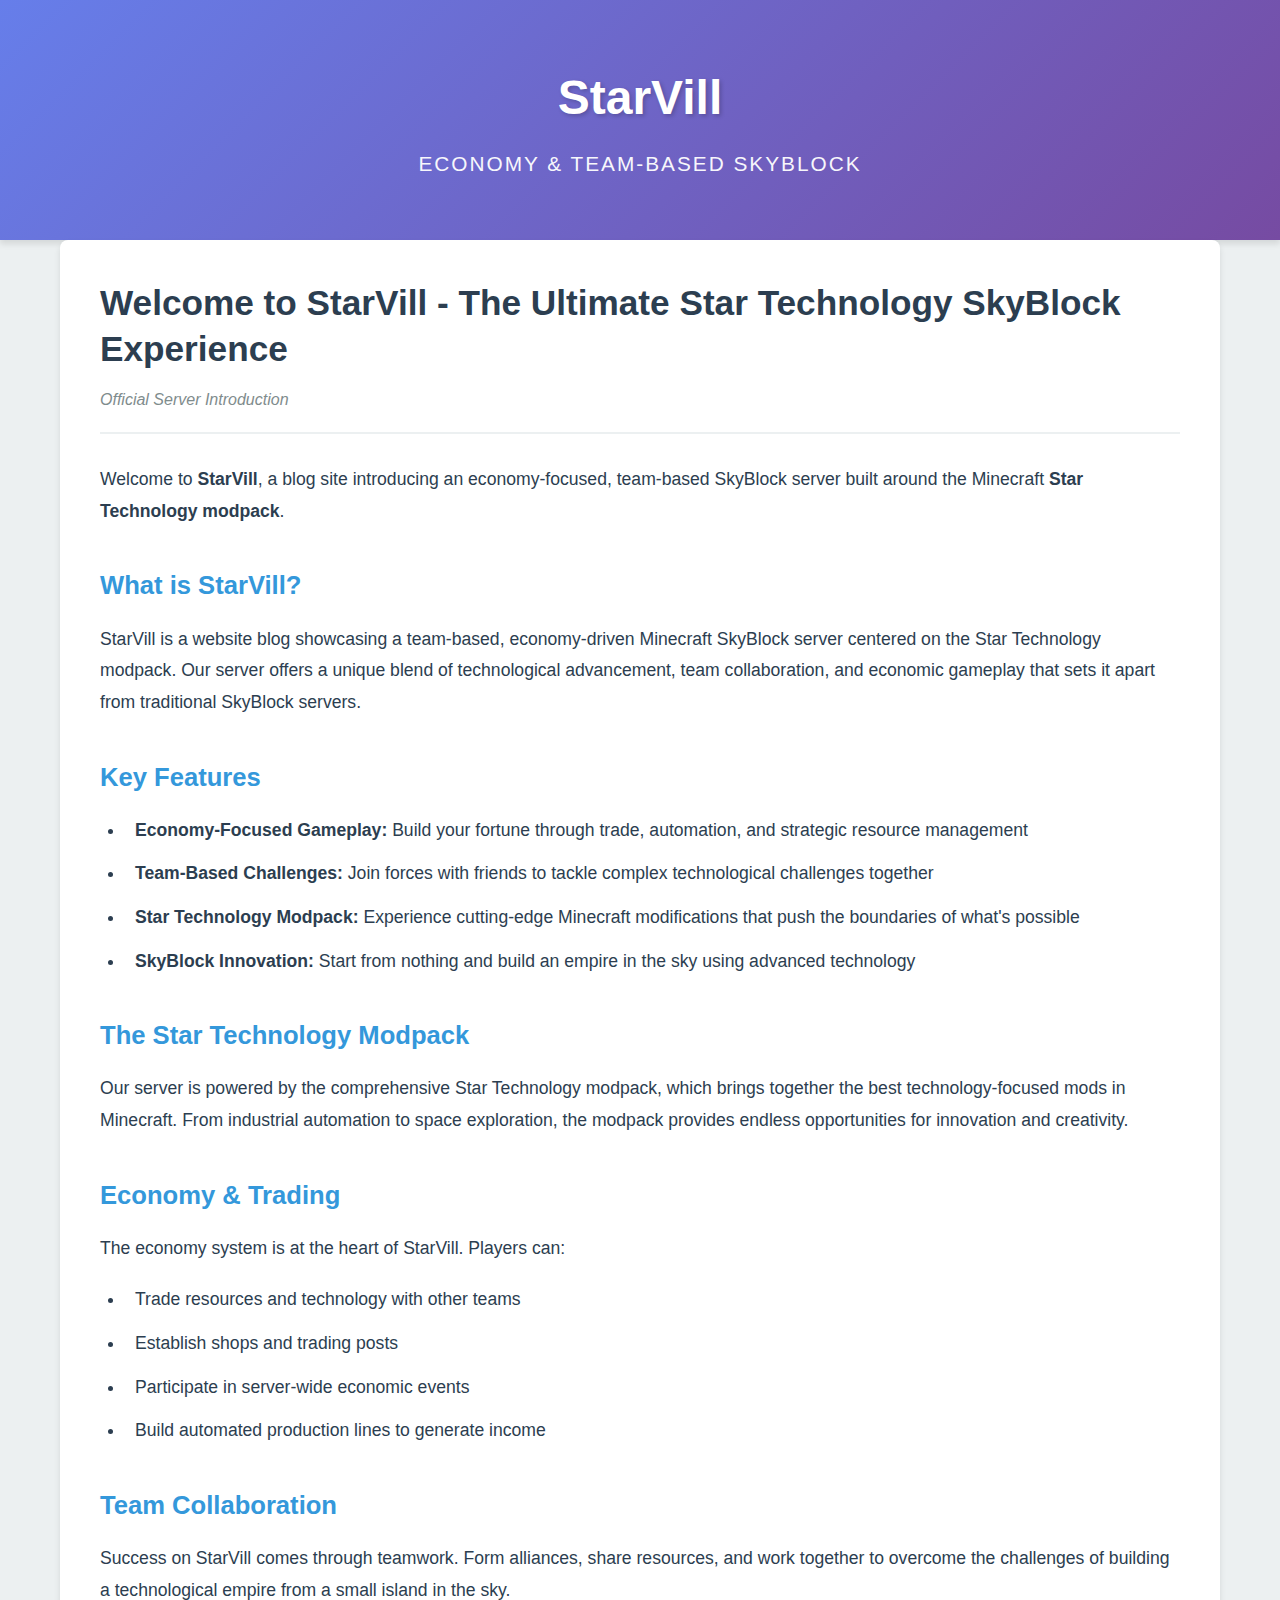
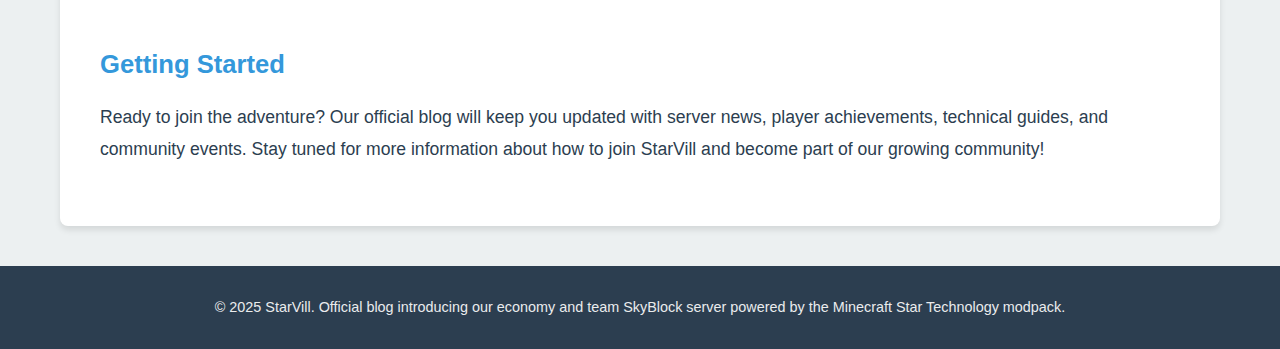
<file: index.html>
<!DOCTYPE html>
<html lang="en">
<head>
    <meta charset="UTF-8">
    <meta name="viewport" content="width=device-width, initial-scale=1.0">
    <meta name="description" content="Official blog introducing our economy and team SkyBlock server powered by the Minecraft Star Technology modpack">
    <title>StarVill - Star Technology SkyBlock Server</title>
    <link rel="stylesheet" href="styles.css">
</head>
<body>
    <header>
        <div class="container">
            <h1>StarVill</h1>
            <p class="tagline">Economy & Team-Based SkyBlock</p>
        </div>
    </header>

    <main class="container">
        <article class="blog-post">
            <h2>Welcome to StarVill - The Ultimate Star Technology SkyBlock Experience</h2>
            <p class="post-meta">Official Server Introduction</p>
            
            <section class="post-content">
                <p>Welcome to <strong>StarVill</strong>, a blog site introducing an economy-focused, team-based SkyBlock server built around the Minecraft <strong>Star Technology modpack</strong>.</p>

                <h3>What is StarVill?</h3>
                <p>StarVill is a website blog showcasing a team-based, economy-driven Minecraft SkyBlock server centered on the Star Technology modpack. Our server offers a unique blend of technological advancement, team collaboration, and economic gameplay that sets it apart from traditional SkyBlock servers.</p>

                <h3>Key Features</h3>
                <ul>
                    <li><strong>Economy-Focused Gameplay:</strong> Build your fortune through trade, automation, and strategic resource management</li>
                    <li><strong>Team-Based Challenges:</strong> Join forces with friends to tackle complex technological challenges together</li>
                    <li><strong>Star Technology Modpack:</strong> Experience cutting-edge Minecraft modifications that push the boundaries of what's possible</li>
                    <li><strong>SkyBlock Innovation:</strong> Start from nothing and build an empire in the sky using advanced technology</li>
                </ul>

                <h3>The Star Technology Modpack</h3>
                <p>Our server is powered by the comprehensive Star Technology modpack, which brings together the best technology-focused mods in Minecraft. From industrial automation to space exploration, the modpack provides endless opportunities for innovation and creativity.</p>

                <h3>Economy & Trading</h3>
                <p>The economy system is at the heart of StarVill. Players can:</p>
                <ul>
                    <li>Trade resources and technology with other teams</li>
                    <li>Establish shops and trading posts</li>
                    <li>Participate in server-wide economic events</li>
                    <li>Build automated production lines to generate income</li>
                </ul>

                <h3>Team Collaboration</h3>
                <p>Success on StarVill comes through teamwork. Form alliances, share resources, and work together to overcome the challenges of building a technological empire from a small island in the sky.</p>

                <h3>Getting Started</h3>
                <p>Ready to join the adventure? Our official blog will keep you updated with server news, player achievements, technical guides, and community events. Stay tuned for more information about how to join StarVill and become part of our growing community!</p>
            </section>
        </article>
    </main>

    <footer>
        <div class="container">
            <p>&copy; 2025 StarVill. Official blog introducing our economy and team SkyBlock server powered by the Minecraft Star Technology modpack.</p>
        </div>
    </footer>
</body>
</html>
</file>
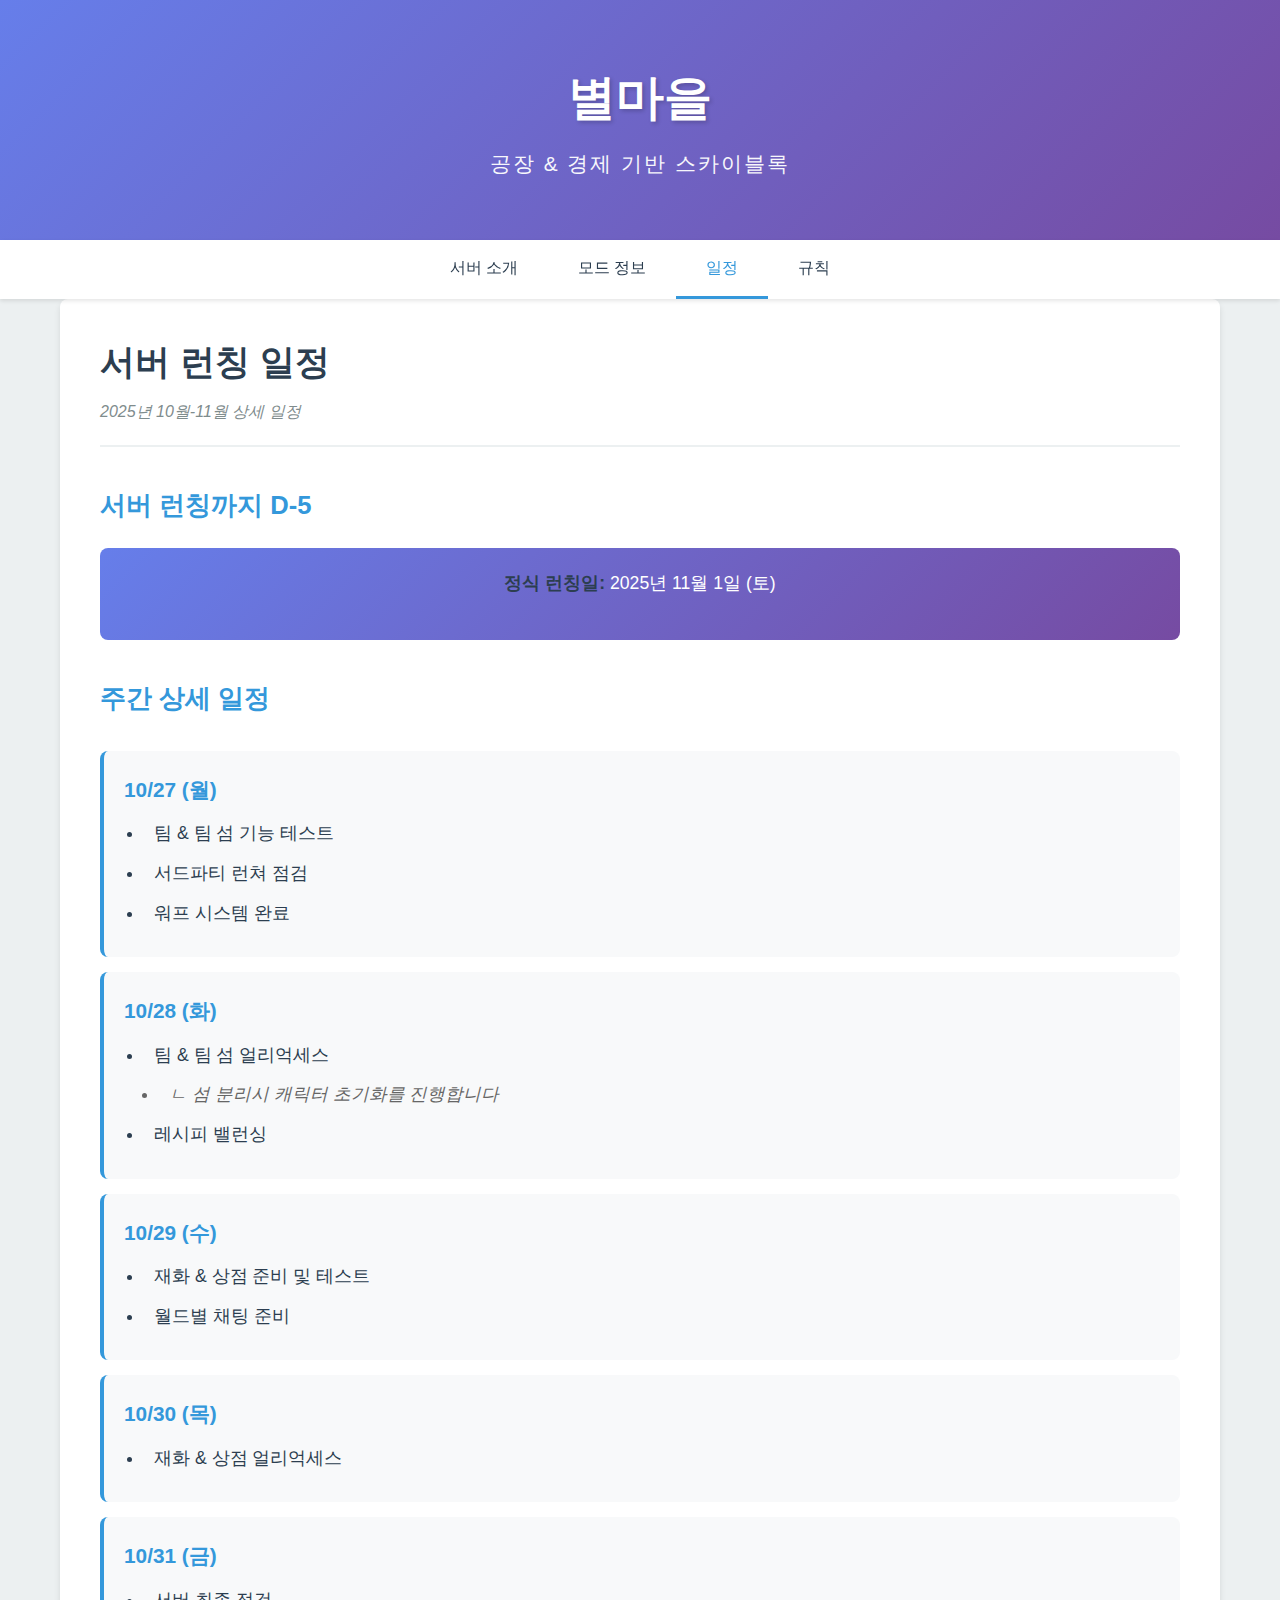
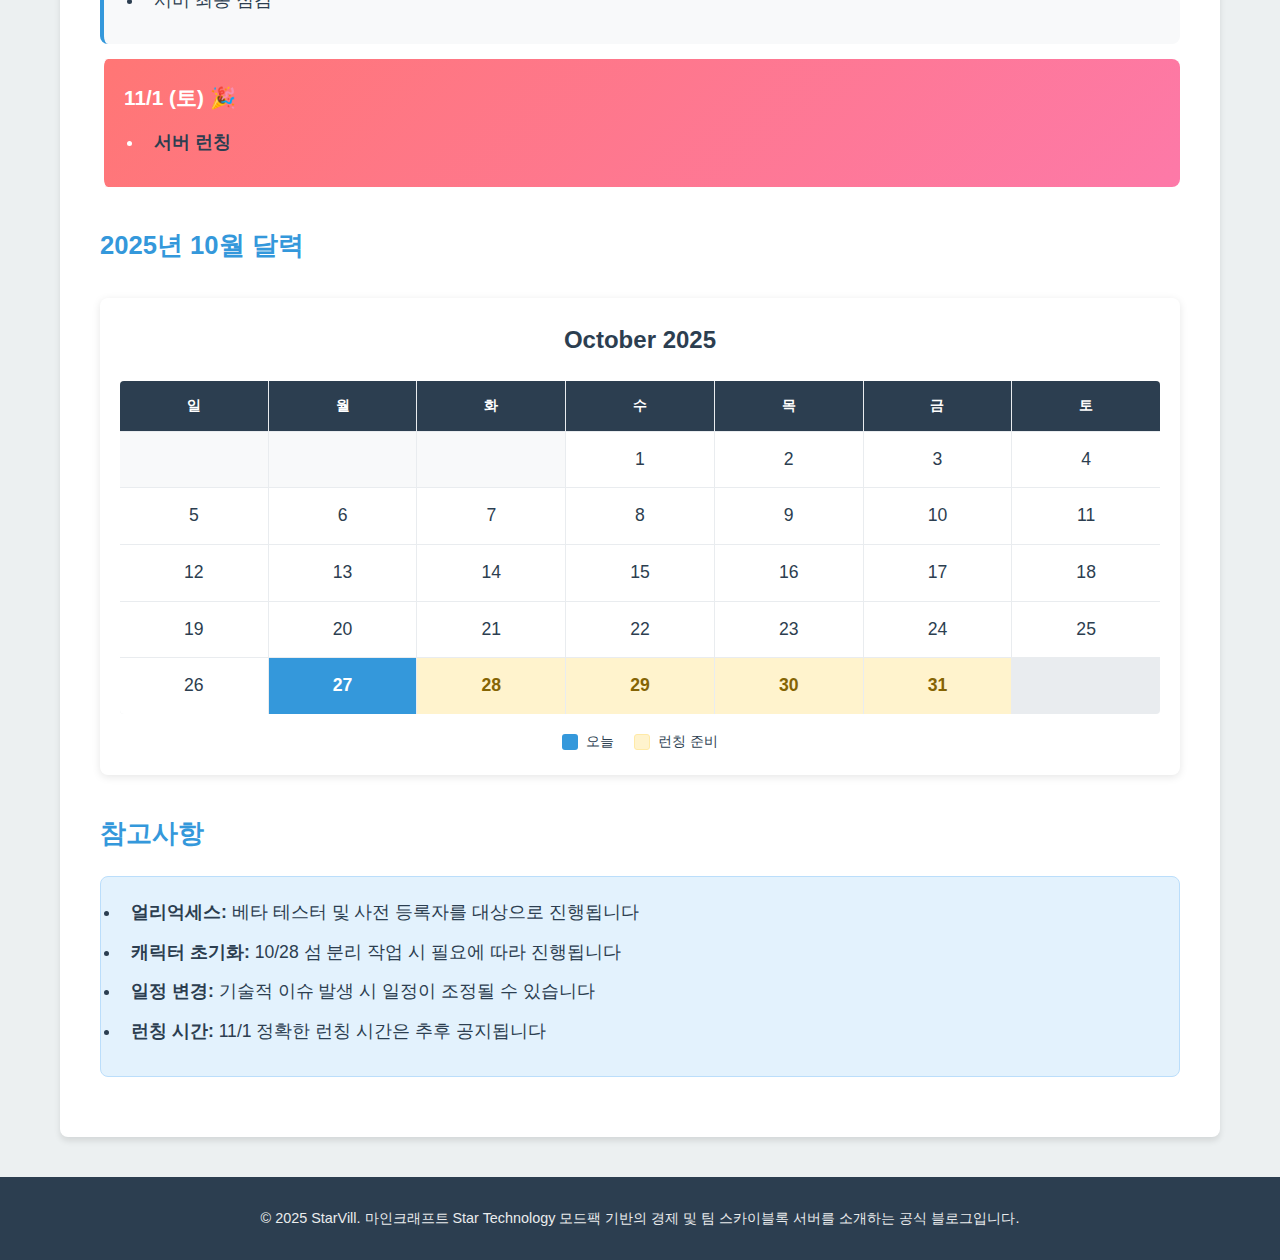
<file: docs/index.html>
<!DOCTYPE html>
<html lang="ko">
<head>
    <meta charset="UTF-8">
    <meta name="viewport" content="width=device-width, initial-scale=1.0">
    <meta name="description" content="마인크래프트 Star Technology 모드팩 기반의 경제 및 팀 스카이블록 서버를 소개하는 블로그">
    <title>StarVill</title>
    <link rel="stylesheet" href="styles.css">
</head>
<body>
    <header>
        <div class="container">
            <h1>별마을</h1>
            <p class="tagline">공장 & 경제 기반 스카이블록</p>
        </div>
    </header>

    <nav class="navigation">
        <div class="container">
            <ul class="nav-tabs">
                <li><a href="sub/about.html" class="nav-link">서버 소개</a></li>
                <li><a href="sub/modInfo.html" class="nav-link">모드 정보</a></li>
                <li><a href="#calendar" class="nav-link active">일정</a></li>
                <li><a href="sub/rules.html" class="nav-link">규칙</a></li>
            </ul>
        </div>
    </nav>

    <main class="container">
        <!-- 일정 섹션 -->
        <section id="calendar" class="tab-content active">
            <article class="blog-post">
                <h2>서버 런칭 일정</h2>
                <p class="post-meta">2025년 10월-11월 상세 일정</p>
                
                <div class="post-content">
                    <h3>서버 런칭까지 D-5</h3>
                    <div class="countdown-info">
                        <p><strong>정식 런칭일:</strong> 2025년 11월 1일 (토)</p>
                    </div>

                    <h3>주간 상세 일정</h3>
                    <div class="schedule-timeline">
                        <div class="schedule-day">
                            <h4>10/27 (월)</h4>
                            <ul>
                                <li>팀 & 팀 섬 기능 테스트</li>
                                <li>서드파티 런쳐 점검</li>
                                <li>워프 시스템 완료</li>
                            </ul>
                        </div>

                        <div class="schedule-day">
                            <h4>10/28 (화)</h4>
                            <ul>
                                <li>팀 & 팀 섬 얼리억세스</li>
                                <li class="sub-item">ㄴ 섬 분리시 캐릭터 초기화를 진행합니다</li>
                                <li>레시피 밸런싱</li>
                            </ul>
                        </div>

                        <div class="schedule-day">
                            <h4>10/29 (수)</h4>
                            <ul>
                                <li>재화 & 상점 준비 및 테스트</li>
                                <li>월드별 채팅 준비</li>
                            </ul>
                        </div>

                        <div class="schedule-day">
                            <h4>10/30 (목)</h4>
                            <ul>
                                <li>재화 & 상점 얼리억세스</li>
                            </ul>
                        </div>

                        <div class="schedule-day">
                            <h4>10/31 (금)</h4>
                            <ul>
                                <li>서버 최종 점검</li>
                            </ul>
                        </div>

                        <div class="schedule-day launch-day">
                            <h4>11/1 (토) 🎉</h4>
                            <ul>
                                <li><strong>서버 런칭</strong></li>
                            </ul>
                        </div>
                    </div>

                    <h3>2025년 10월 달력</h3>
                    <div class="calendar">
                        <div class="calendar-header">
                            <h4>October 2025</h4>
                        </div>
                        <div class="calendar-grid">
                            <div class="calendar-day-header">일</div>
                            <div class="calendar-day-header">월</div>
                            <div class="calendar-day-header">화</div>
                            <div class="calendar-day-header">수</div>
                            <div class="calendar-day-header">목</div>
                            <div class="calendar-day-header">금</div>
                            <div class="calendar-day-header">토</div>
                            
                            <div class="calendar-day empty"></div>
                            <div class="calendar-day empty"></div>
                            <div class="calendar-day empty"></div>
                            <div class="calendar-day">1</div>
                            <div class="calendar-day">2</div>
                            <div class="calendar-day">3</div>
                            <div class="calendar-day">4</div>
                            <div class="calendar-day">5</div>
                            <div class="calendar-day">6</div>
                            <div class="calendar-day">7</div>
                            <div class="calendar-day">8</div>
                            <div class="calendar-day">9</div>
                            <div class="calendar-day">10</div>
                            <div class="calendar-day">11</div>
                            <div class="calendar-day">12</div>
                            <div class="calendar-day">13</div>
                            <div class="calendar-day">14</div>
                            <div class="calendar-day">15</div>
                            <div class="calendar-day">16</div>
                            <div class="calendar-day">17</div>
                            <div class="calendar-day">18</div>
                            <div class="calendar-day">19</div>
                            <div class="calendar-day">20</div>
                            <div class="calendar-day">21</div>
                            <div class="calendar-day">22</div>
                            <div class="calendar-day">23</div>
                            <div class="calendar-day">24</div>
                            <div class="calendar-day">25</div>
                            <div class="calendar-day">26</div>
                            <div class="calendar-day today">27</div>
                            <div class="calendar-day event">28</div>
                            <div class="calendar-day event">29</div>
                            <div class="calendar-day event">30</div>
                            <div class="calendar-day event">31</div>
                        </div>
                        <div class="calendar-legend">
                            <div class="legend-item">
                                <span class="legend-color today"></span>
                                <span>오늘</span>
                            </div>
                            <div class="legend-item">
                                <span class="legend-color event"></span>
                                <span>런칭 준비</span>
                            </div>
                        </div>
                    </div>

                    <h3>참고사항</h3>
                    <div class="notice-box">
                        <ul>
                            <li><strong>얼리억세스:</strong> 베타 테스터 및 사전 등록자를 대상으로 진행됩니다</li>
                            <li><strong>캐릭터 초기화:</strong> 10/28 섬 분리 작업 시 필요에 따라 진행됩니다</li>
                            <li><strong>일정 변경:</strong> 기술적 이슈 발생 시 일정이 조정될 수 있습니다</li>
                            <li><strong>런칭 시간:</strong> 11/1 정확한 런칭 시간은 추후 공지됩니다</li>
                        </ul>
                    </div>
                </div>
            </article>
        </section>
    </main>

    <footer>
        <div class="container">
            <p>&copy; 2025 StarVill. 마인크래프트 Star Technology 모드팩 기반의 경제 및 팀 스카이블록 서버를 소개하는 공식 블로그입니다.</p>
        </div>
    </footer>

    <script>
        document.addEventListener('DOMContentLoaded', function() {
            const navLinks = document.querySelectorAll('.nav-link');
            const tabContents = document.querySelectorAll('.tab-content');

            navLinks.forEach(link => {
                link.addEventListener('click', function(e) {
                    const href = this.getAttribute('href');
                    
                    // 외부 링크인 경우 기본 동작 허용
                    if (href.includes('.html') || !href.startsWith('#')) {
                        return; // 기본 동작 허용 (페이지 이동)
                    }
                    
                    e.preventDefault();
                    
                    // 모든 탭과 콘텐츠에서 active 클래스 제거
                    navLinks.forEach(nav => nav.classList.remove('active'));
                    tabContents.forEach(content => content.classList.remove('active'));
                    
                    // 클릭된 탭에 active 클래스 추가
                    this.classList.add('active');
                    
                    // 해당 콘텐츠 섹션에 active 클래스 추가
                    const targetId = href.substring(1);
                    const targetElement = document.getElementById(targetId);
                    if (targetElement) {
                        targetElement.classList.add('active');
                    }
                });
            });
        });
    </script>
</body>
</html>
</file>
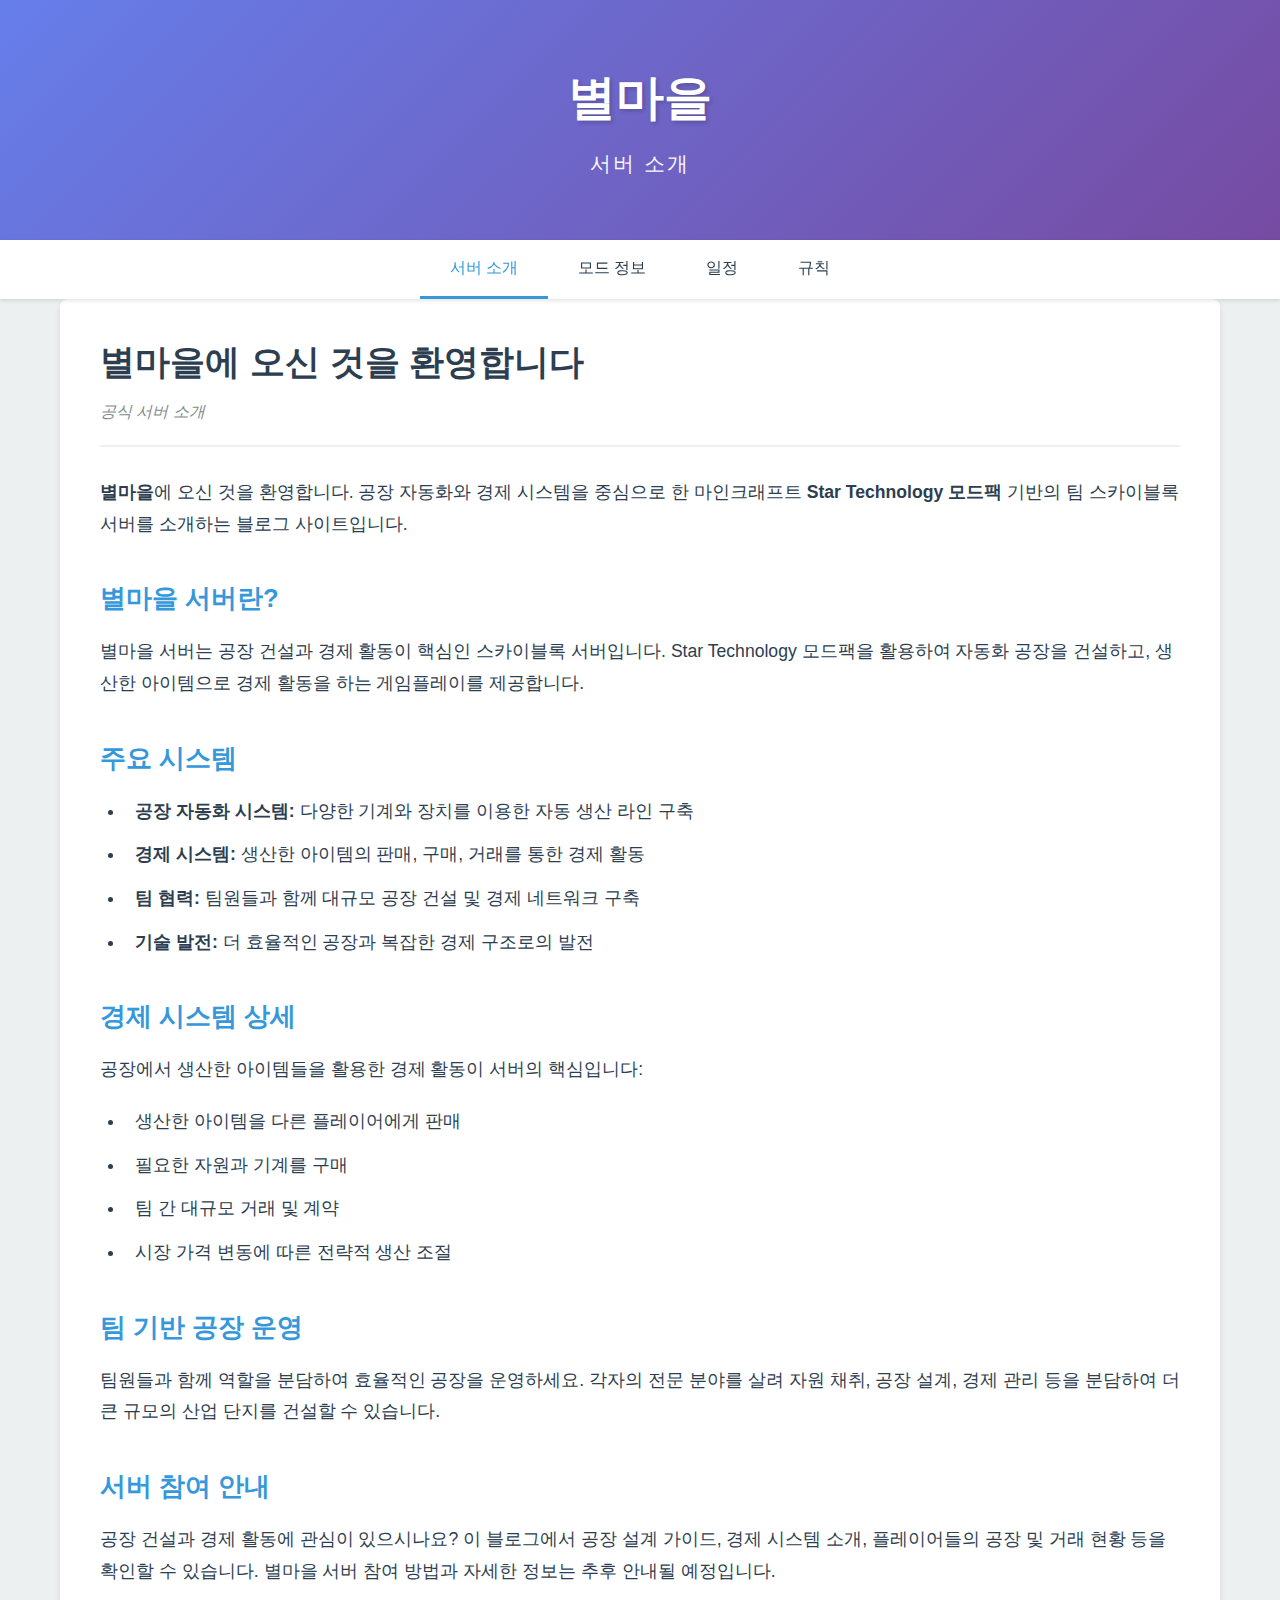
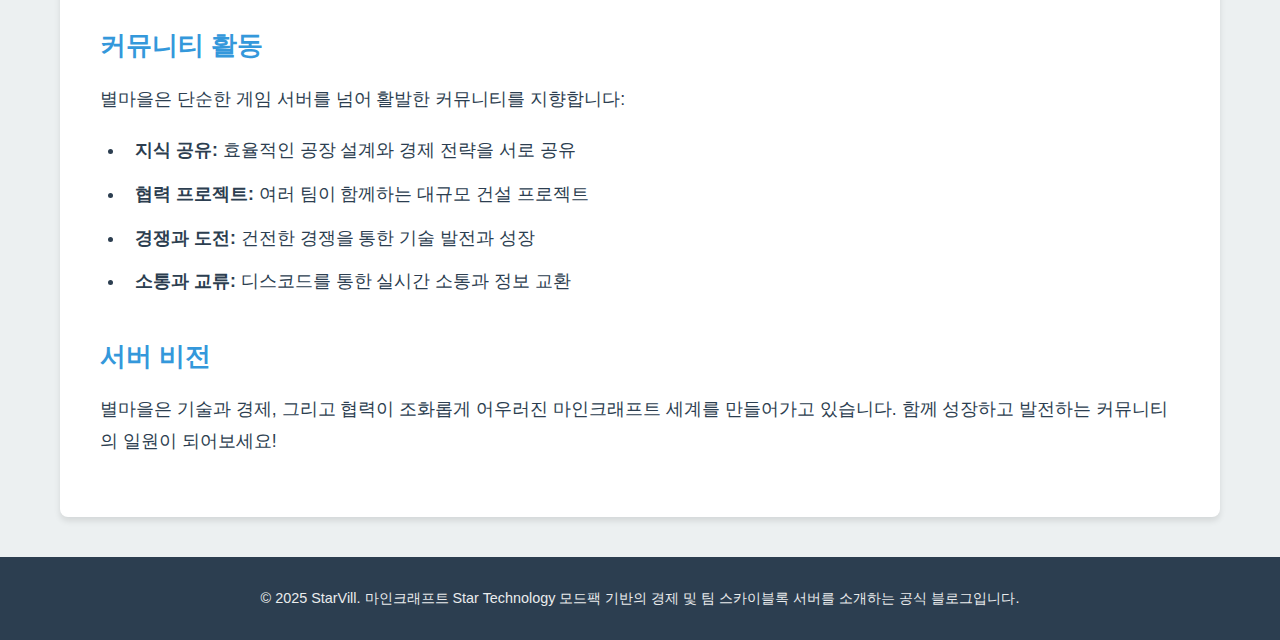
<file: docs/sub/about.html>
<!DOCTYPE html>
<html lang="ko">
<head>
    <meta charset="UTF-8">
    <meta name="viewport" content="width=device-width, initial-scale=1.0">
    <meta name="description" content="별마을 서버 소개 - 공장 자동화와 경제 시스템 중심의 마인크래프트 스카이블록 서버">
    <title>서버 소개 - 별마을</title>
    <link rel="stylesheet" href="../styles.css">
</head>
<body>
    <header>
        <div class="container">
            <h1>별마을</h1>
            <p class="tagline">서버 소개</p>
        </div>
    </header>

    <nav class="navigation">
        <div class="container">
            <ul class="nav-tabs">
                <li><a href="#" class="nav-link active">서버 소개</a></li>
                <li><a href="modInfo.html" class="nav-link">모드 정보</a></li>
                <li><a href="../index.html" class="nav-link">일정</a></li>
                <li><a href="rules.html" class="nav-link">규칙</a></li>
            </ul>
        </div>
    </nav>

    <main class="container">
        <article class="blog-post">
            <h2>별마을에 오신 것을 환영합니다</h2>
            <p class="post-meta">공식 서버 소개</p>
            
            <div class="post-content">
                <p><strong>별마을</strong>에 오신 것을 환영합니다. 공장 자동화와 경제 시스템을 중심으로 한 마인크래프트 <strong>Star Technology 모드팩</strong> 기반의 팀 스카이블록 서버를 소개하는 블로그 사이트입니다.</p>

                <h3>별마을 서버란?</h3>
                <p>별마을 서버는 공장 건설과 경제 활동이 핵심인 스카이블록 서버입니다. Star Technology 모드팩을 활용하여 자동화 공장을 건설하고, 생산한 아이템으로 경제 활동을 하는 게임플레이를 제공합니다.</p>

                <h3>주요 시스템</h3>
                <ul>
                    <li><strong>공장 자동화 시스템:</strong> 다양한 기계와 장치를 이용한 자동 생산 라인 구축</li>
                    <li><strong>경제 시스템:</strong> 생산한 아이템의 판매, 구매, 거래를 통한 경제 활동</li>
                    <li><strong>팀 협력:</strong> 팀원들과 함께 대규모 공장 건설 및 경제 네트워크 구축</li>
                    <li><strong>기술 발전:</strong> 더 효율적인 공장과 복잡한 경제 구조로의 발전</li>
                </ul>

                <h3>경제 시스템 상세</h3>
                <p>공장에서 생산한 아이템들을 활용한 경제 활동이 서버의 핵심입니다:</p>
                <ul>
                    <li>생산한 아이템을 다른 플레이어에게 판매</li>
                    <li>필요한 자원과 기계를 구매</li>
                    <li>팀 간 대규모 거래 및 계약</li>
                    <li>시장 가격 변동에 따른 전략적 생산 조절</li>
                </ul>

                <h3>팀 기반 공장 운영</h3>
                <p>팀원들과 함께 역할을 분담하여 효율적인 공장을 운영하세요. 각자의 전문 분야를 살려 자원 채취, 공장 설계, 경제 관리 등을 분담하여 더 큰 규모의 산업 단지를 건설할 수 있습니다.</p>

                <h3>서버 참여 안내</h3>
                <p>공장 건설과 경제 활동에 관심이 있으시나요? 이 블로그에서 공장 설계 가이드, 경제 시스템 소개, 플레이어들의 공장 및 거래 현황 등을 확인할 수 있습니다. 별마을 서버 참여 방법과 자세한 정보는 추후 안내될 예정입니다.</p>

                <h3>커뮤니티 활동</h3>
                <p>별마을은 단순한 게임 서버를 넘어 활발한 커뮤니티를 지향합니다:</p>
                <ul>
                    <li><strong>지식 공유:</strong> 효율적인 공장 설계와 경제 전략을 서로 공유</li>
                    <li><strong>협력 프로젝트:</strong> 여러 팀이 함께하는 대규모 건설 프로젝트</li>
                    <li><strong>경쟁과 도전:</strong> 건전한 경쟁을 통한 기술 발전과 성장</li>
                    <li><strong>소통과 교류:</strong> 디스코드를 통한 실시간 소통과 정보 교환</li>
                </ul>

                <h3>서버 비전</h3>
                <p>별마을은 기술과 경제, 그리고 협력이 조화롭게 어우러진 마인크래프트 세계를 만들어가고 있습니다. 함께 성장하고 발전하는 커뮤니티의 일원이 되어보세요!</p>
            </div>
        </article>
    </main>

    <footer>
        <div class="container">
            <p>&copy; 2025 StarVill. 마인크래프트 Star Technology 모드팩 기반의 경제 및 팀 스카이블록 서버를 소개하는 공식 블로그입니다.</p>
        </div>
    </footer>
</body>
</html>
</file>
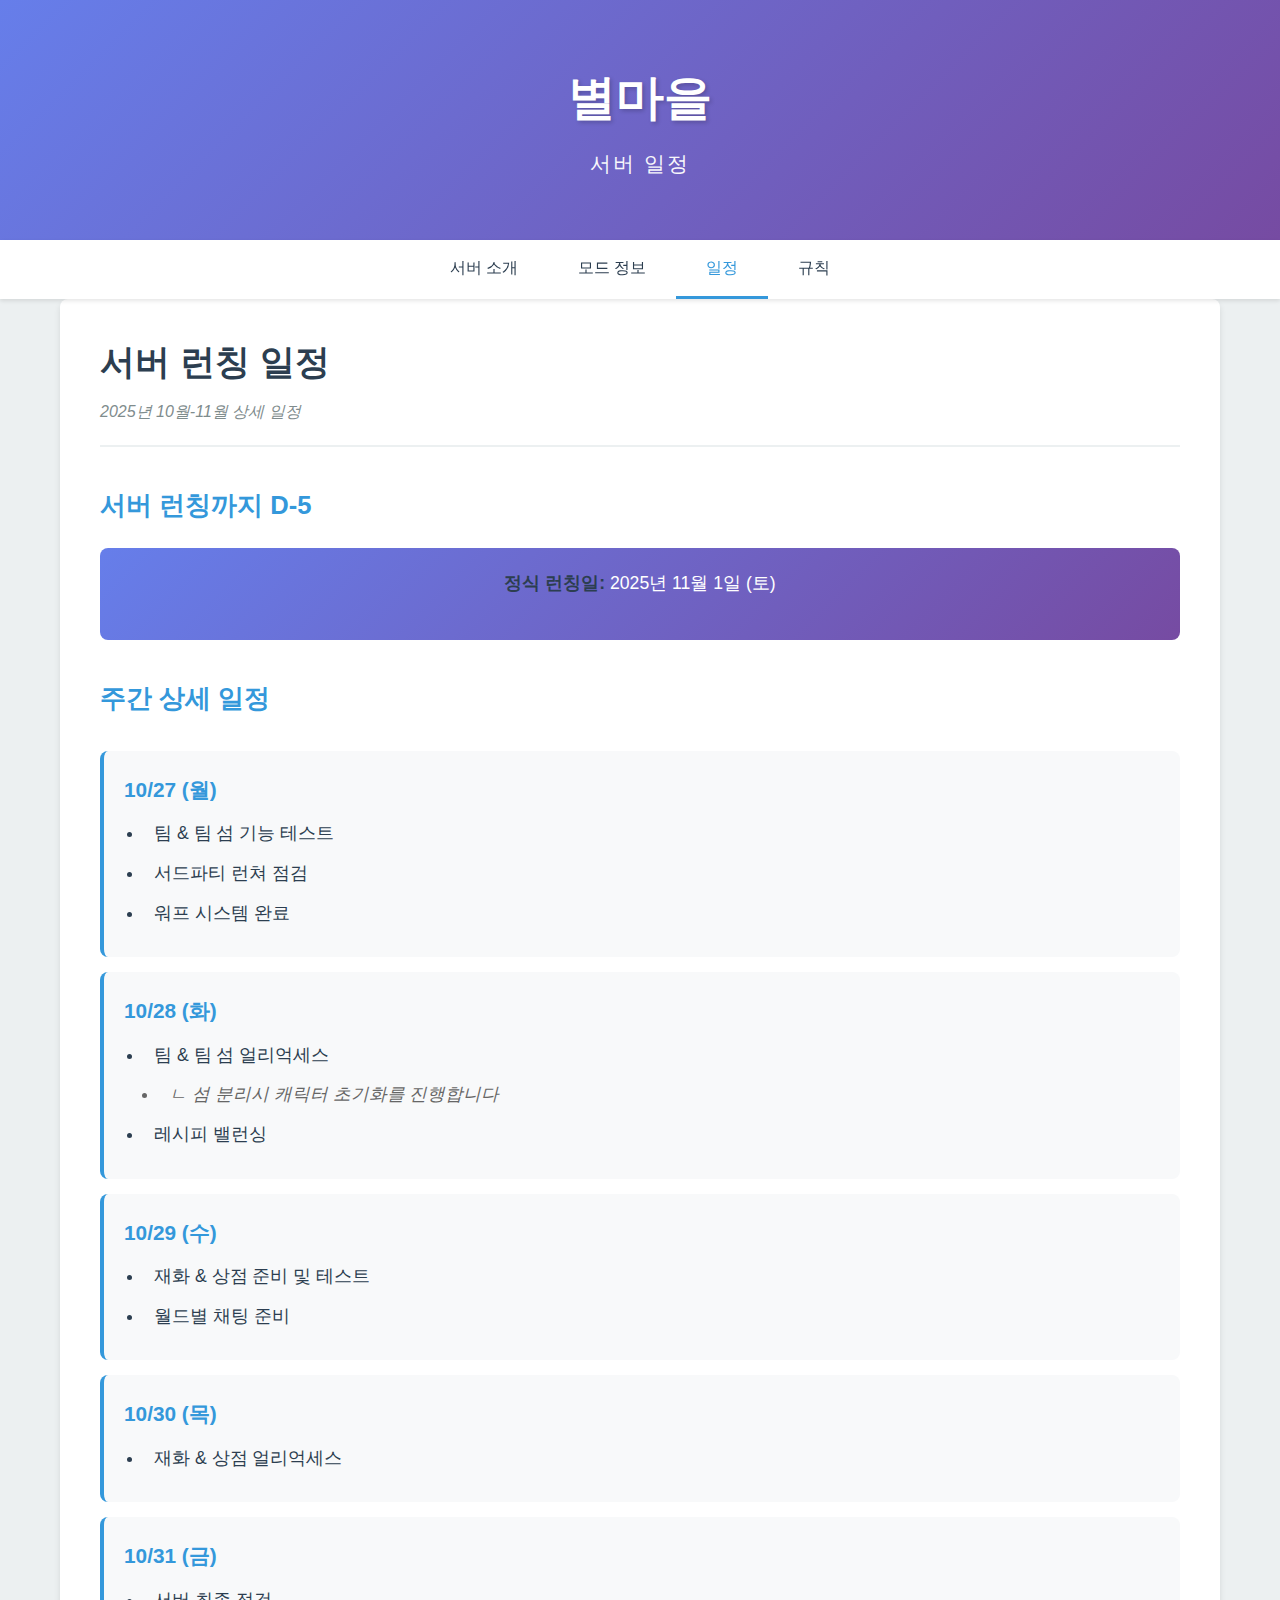
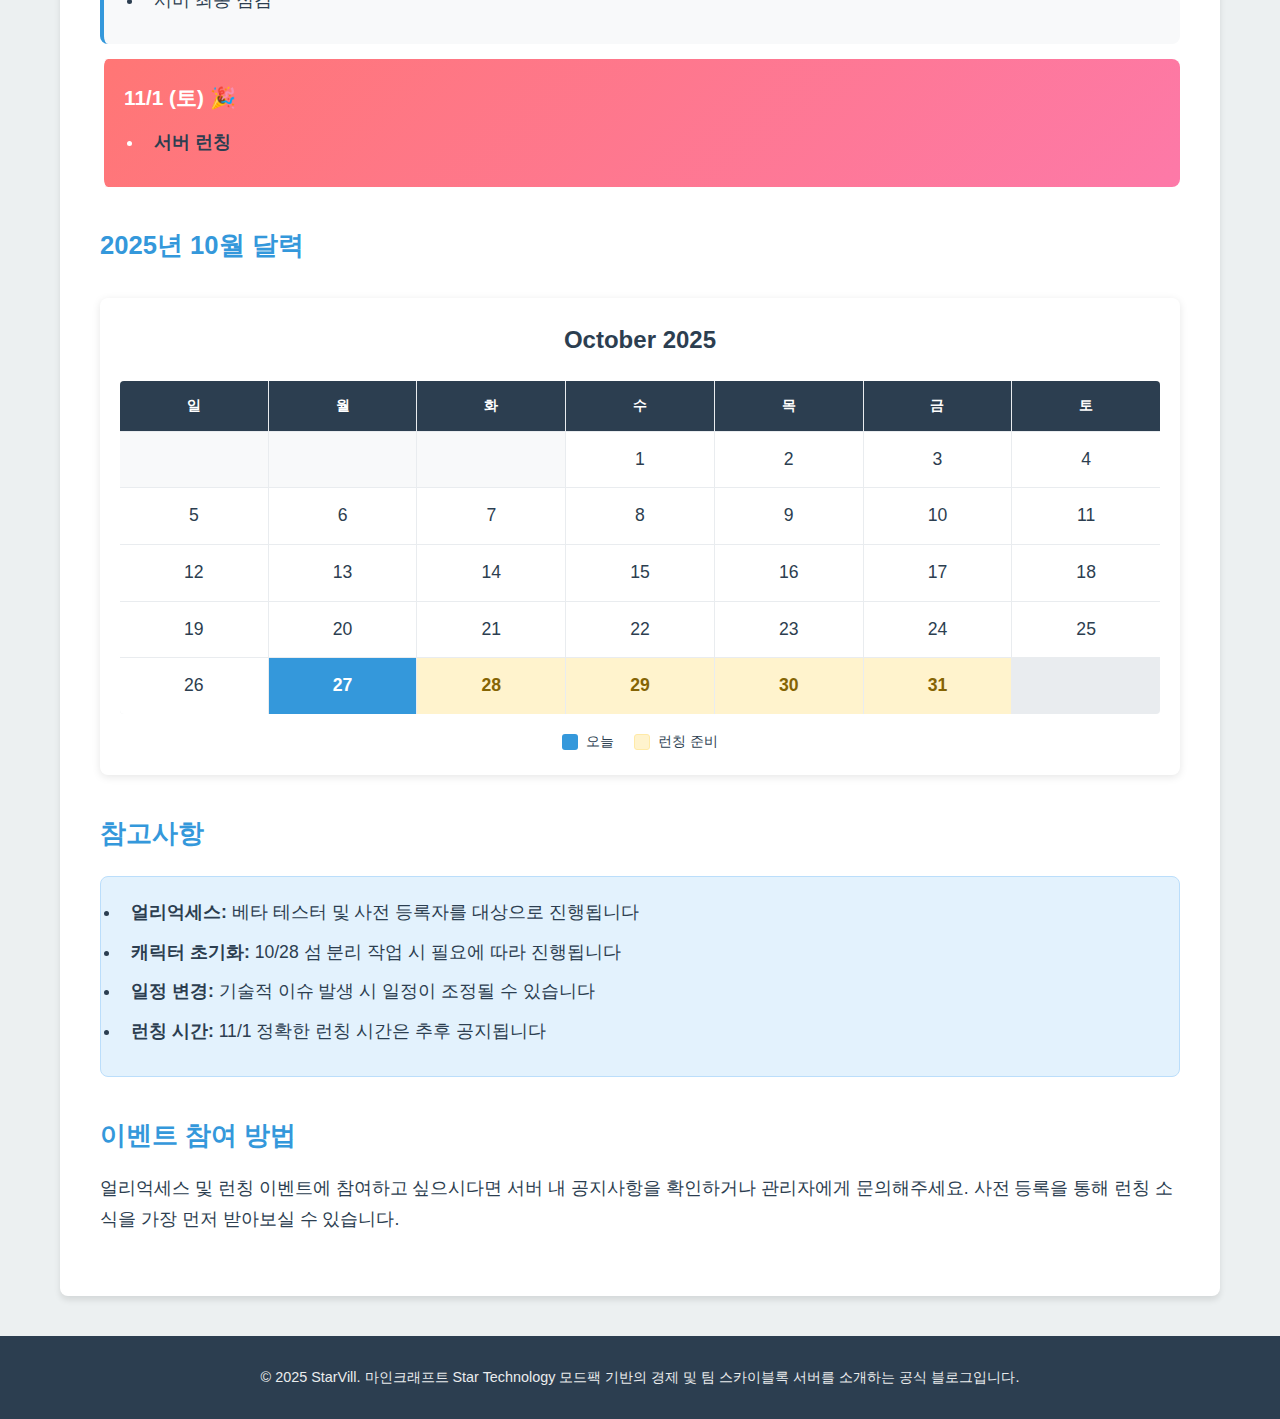
<file: docs/sub/calendar.html>
<!DOCTYPE html>
<html lang="ko">
<head>
    <meta charset="UTF-8">
    <meta name="viewport" content="width=device-width, initial-scale=1.0">
    <meta name="description" content="별마을 서버 일정 및 이벤트 캘린더">
    <title>일정 - 별마을 서버</title>
    <link rel="stylesheet" href="../styles.css">
</head>
<body>
    <header>
        <div class="container">
            <h1>별마을</h1>
            <p class="tagline">서버 일정</p>
        </div>
    </header>

    <nav class="navigation">
        <div class="container">
            <ul class="nav-tabs">
                <li><a href="about.html" class="nav-link">서버 소개</a></li>
                <li><a href="modInfo.html" class="nav-link">모드 정보</a></li>
                <li><a href="#" class="nav-link active">일정</a></li>
                <li><a href="rules.html" class="nav-link">규칙</a></li>
            </ul>
        </div>
    </nav>

    <main class="container">
        <article class="blog-post">
            <h2>서버 런칭 일정</h2>
            <p class="post-meta">2025년 10월-11월 상세 일정</p>
            
            <div class="post-content">
                <h3>서버 런칭까지 D-5</h3>
                <div class="countdown-info">
                    <p><strong>정식 런칭일:</strong> 2025년 11월 1일 (토)</p>
                </div>

                <h3>주간 상세 일정</h3>
                <div class="schedule-timeline">
                    <div class="schedule-day">
                        <h4>10/27 (월)</h4>
                        <ul>
                            <li>팀 & 팀 섬 기능 테스트</li>
                            <li>서드파티 런쳐 점검</li>
                            <li>워프 시스템 완료</li>
                        </ul>
                    </div>

                    <div class="schedule-day">
                        <h4>10/28 (화)</h4>
                        <ul>
                            <li>팀 & 팀 섬 얼리억세스</li>
                            <li class="sub-item">ㄴ 섬 분리시 캐릭터 초기화를 진행합니다</li>
                            <li>레시피 밸런싱</li>
                        </ul>
                    </div>

                    <div class="schedule-day">
                        <h4>10/29 (수)</h4>
                        <ul>
                            <li>재화 & 상점 준비 및 테스트</li>
                            <li>월드별 채팅 준비</li>
                        </ul>
                    </div>

                    <div class="schedule-day">
                        <h4>10/30 (목)</h4>
                        <ul>
                            <li>재화 & 상점 얼리억세스</li>
                        </ul>
                    </div>

                    <div class="schedule-day">
                        <h4>10/31 (금)</h4>
                        <ul>
                            <li>서버 최종 점검</li>
                        </ul>
                    </div>

                    <div class="schedule-day launch-day">
                        <h4>11/1 (토) 🎉</h4>
                        <ul>
                            <li><strong>서버 런칭</strong></li>
                        </ul>
                    </div>
                </div>

                <h3>2025년 10월 달력</h3>
                <div class="calendar">
                    <div class="calendar-header">
                        <h4>October 2025</h4>
                    </div>
                    <div class="calendar-grid">
                        <div class="calendar-day-header">일</div>
                        <div class="calendar-day-header">월</div>
                        <div class="calendar-day-header">화</div>
                        <div class="calendar-day-header">수</div>
                        <div class="calendar-day-header">목</div>
                        <div class="calendar-day-header">금</div>
                        <div class="calendar-day-header">토</div>
                        
                        <div class="calendar-day empty"></div>
                        <div class="calendar-day empty"></div>
                        <div class="calendar-day empty"></div>
                        <div class="calendar-day">1</div>
                        <div class="calendar-day">2</div>
                        <div class="calendar-day">3</div>
                        <div class="calendar-day">4</div>
                        <div class="calendar-day">5</div>
                        <div class="calendar-day">6</div>
                        <div class="calendar-day">7</div>
                        <div class="calendar-day">8</div>
                        <div class="calendar-day">9</div>
                        <div class="calendar-day">10</div>
                        <div class="calendar-day">11</div>
                        <div class="calendar-day">12</div>
                        <div class="calendar-day">13</div>
                        <div class="calendar-day">14</div>
                        <div class="calendar-day">15</div>
                        <div class="calendar-day">16</div>
                        <div class="calendar-day">17</div>
                        <div class="calendar-day">18</div>
                        <div class="calendar-day">19</div>
                        <div class="calendar-day">20</div>
                        <div class="calendar-day">21</div>
                        <div class="calendar-day">22</div>
                        <div class="calendar-day">23</div>
                        <div class="calendar-day">24</div>
                        <div class="calendar-day">25</div>
                        <div class="calendar-day">26</div>
                        <div class="calendar-day today">27</div>
                        <div class="calendar-day event">28</div>
                        <div class="calendar-day event">29</div>
                        <div class="calendar-day event">30</div>
                        <div class="calendar-day event">31</div>
                    </div>
                    <div class="calendar-legend">
                        <div class="legend-item">
                            <span class="legend-color today"></span>
                            <span>오늘</span>
                        </div>
                        <div class="legend-item">
                            <span class="legend-color event"></span>
                            <span>런칭 준비</span>
                        </div>
                    </div>
                </div>

                <h3>참고사항</h3>
                <div class="notice-box">
                    <ul>
                        <li><strong>얼리억세스:</strong> 베타 테스터 및 사전 등록자를 대상으로 진행됩니다</li>
                        <li><strong>캐릭터 초기화:</strong> 10/28 섬 분리 작업 시 필요에 따라 진행됩니다</li>
                        <li><strong>일정 변경:</strong> 기술적 이슈 발생 시 일정이 조정될 수 있습니다</li>
                        <li><strong>런칭 시간:</strong> 11/1 정확한 런칭 시간은 추후 공지됩니다</li>
                    </ul>
                </div>

                <h3>이벤트 참여 방법</h3>
                <p>얼리억세스 및 런칭 이벤트에 참여하고 싶으시다면 서버 내 공지사항을 확인하거나 관리자에게 문의해주세요. 사전 등록을 통해 런칭 소식을 가장 먼저 받아보실 수 있습니다.</p>
            </div>
        </article>
    </main>

    <footer>
        <div class="container">
            <p>&copy; 2025 StarVill. 마인크래프트 Star Technology 모드팩 기반의 경제 및 팀 스카이블록 서버를 소개하는 공식 블로그입니다.</p>
        </div>
    </footer>
</body>
</html>
</file>
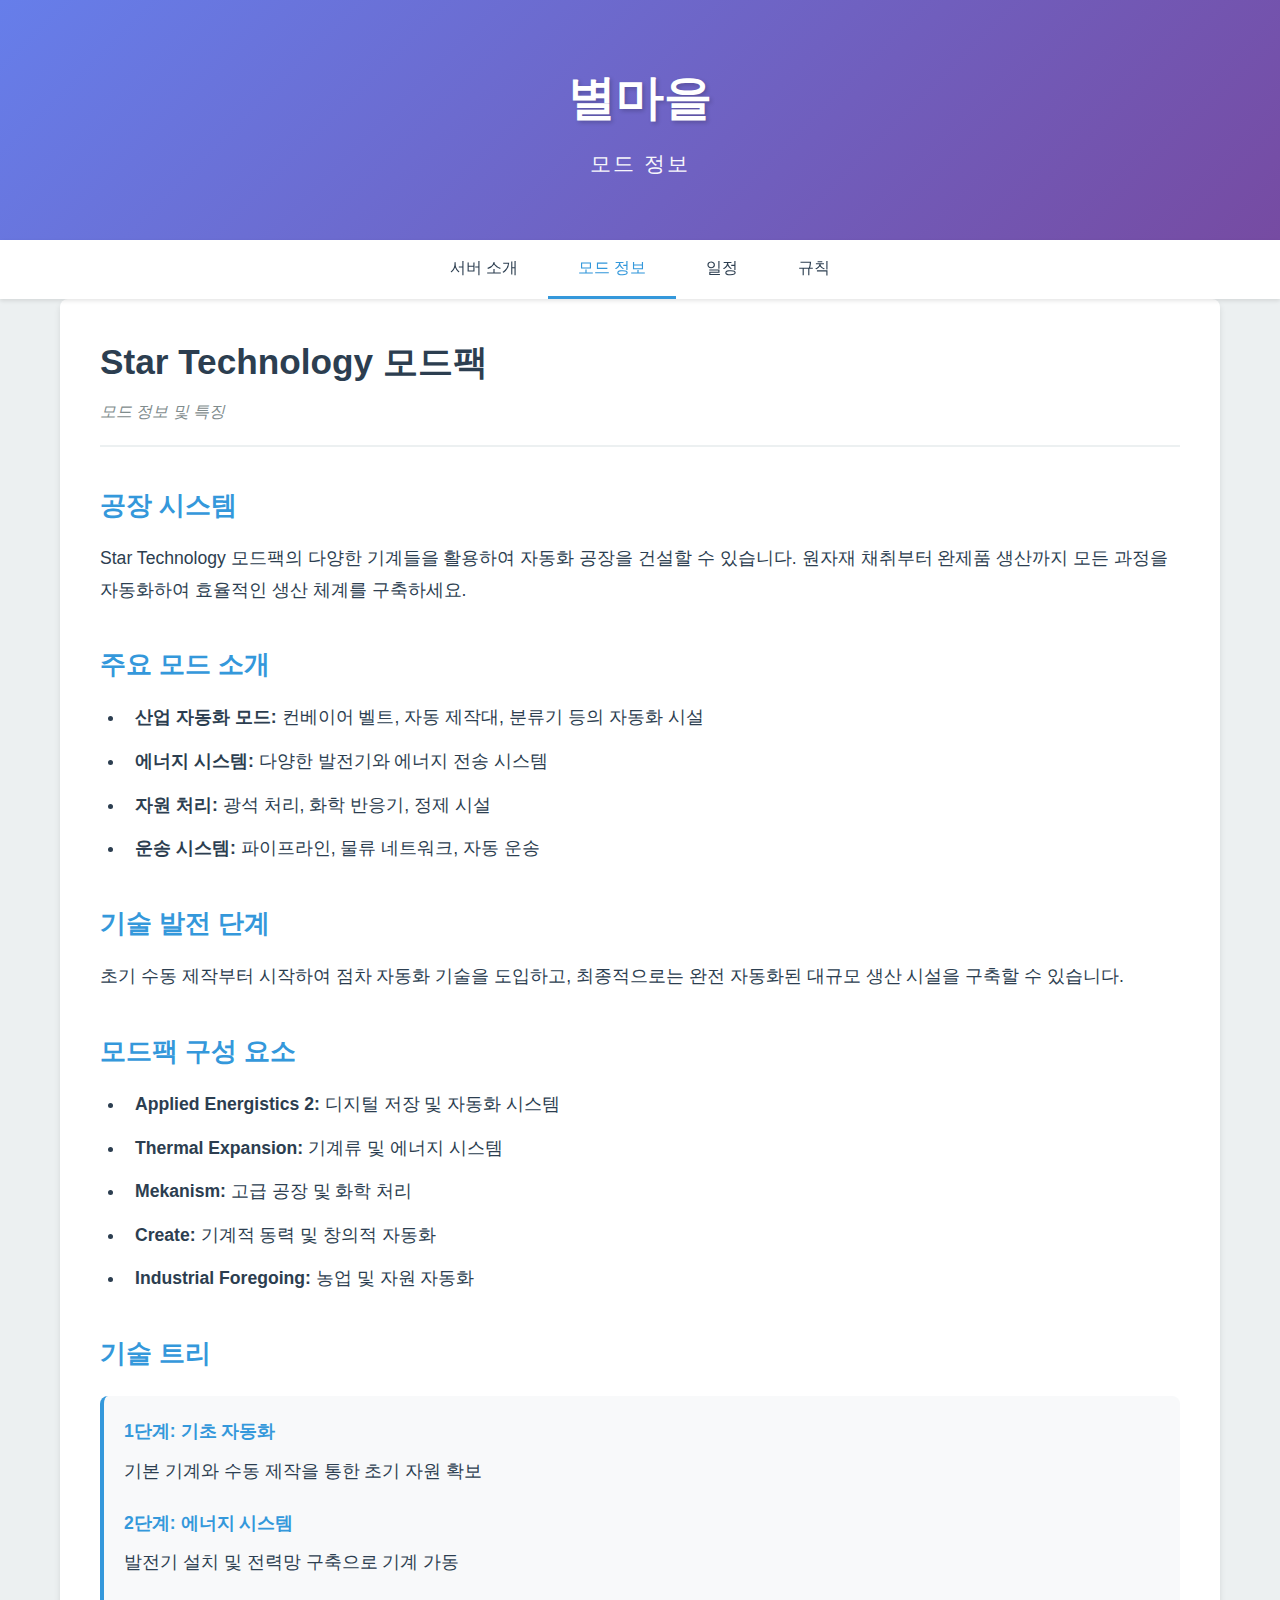
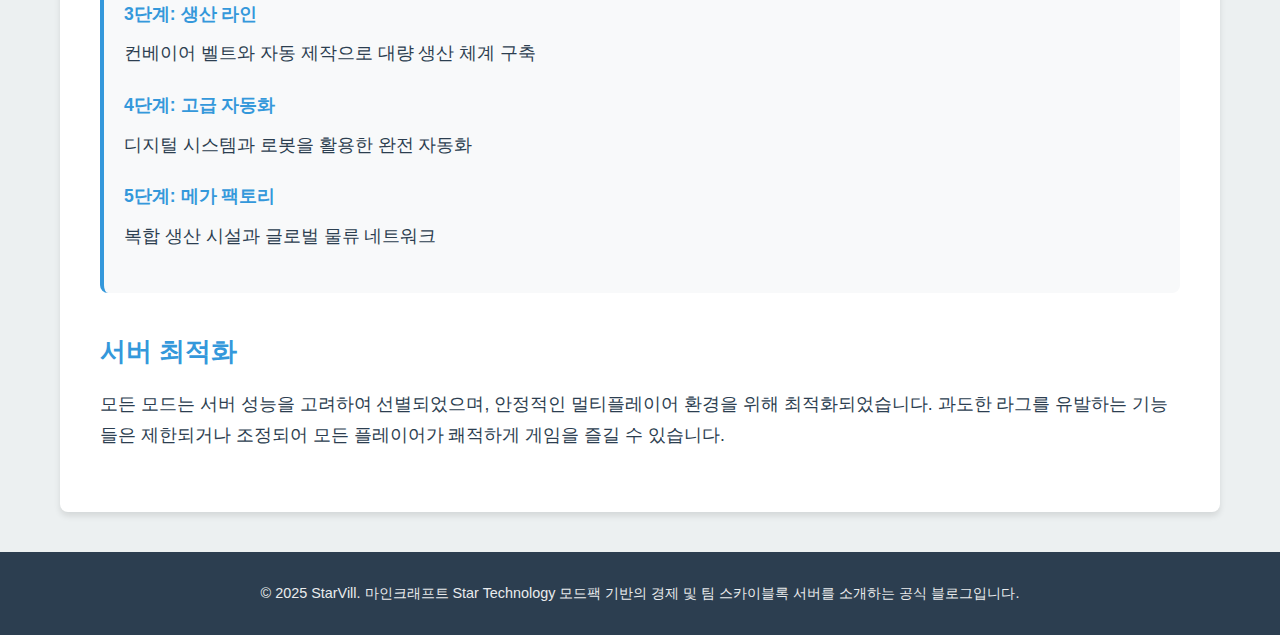
<file: docs/sub/modInfo.html>
<!DOCTYPE html>
<html lang="ko">
<head>
    <meta charset="UTF-8">
    <meta name="viewport" content="width=device-width, initial-scale=1.0">
    <meta name="description" content="별마을 서버 Star Technology 모드팩 정보 및 특징">
    <title>모드 정보 - 별마을</title>
    <link rel="stylesheet" href="../styles.css">
</head>
<body>
    <header>
        <div class="container">
            <h1>별마을</h1>
            <p class="tagline">모드 정보</p>
        </div>
    </header>

    <nav class="navigation">
        <div class="container">
            <ul class="nav-tabs">
                <li><a href="about.html" class="nav-link">서버 소개</a></li>
                <li><a href="#" class="nav-link active">모드 정보</a></li>
                <li><a href="calendar.html" class="nav-link">일정</a></li>
                <li><a href="rules.html" class="nav-link">규칙</a></li>
            </ul>
        </div>
    </nav>

    <main class="container">
        <article class="blog-post">
            <h2>Star Technology 모드팩</h2>
            <p class="post-meta">모드 정보 및 특징</p>
            
            <div class="post-content">
                <h3>공장 시스템</h3>
                <p>Star Technology 모드팩의 다양한 기계들을 활용하여 자동화 공장을 건설할 수 있습니다. 원자재 채취부터 완제품 생산까지 모든 과정을 자동화하여 효율적인 생산 체계를 구축하세요.</p>

                <h3>주요 모드 소개</h3>
                <ul>
                    <li><strong>산업 자동화 모드:</strong> 컨베이어 벨트, 자동 제작대, 분류기 등의 자동화 시설</li>
                    <li><strong>에너지 시스템:</strong> 다양한 발전기와 에너지 전송 시스템</li>
                    <li><strong>자원 처리:</strong> 광석 처리, 화학 반응기, 정제 시설</li>
                    <li><strong>운송 시스템:</strong> 파이프라인, 물류 네트워크, 자동 운송</li>
                </ul>

                <h3>기술 발전 단계</h3>
                <p>초기 수동 제작부터 시작하여 점차 자동화 기술을 도입하고, 최종적으로는 완전 자동화된 대규모 생산 시설을 구축할 수 있습니다.</p>

                <h3>모드팩 구성 요소</h3>
                <ul>
                    <li><strong>Applied Energistics 2:</strong> 디지털 저장 및 자동화 시스템</li>
                    <li><strong>Thermal Expansion:</strong> 기계류 및 에너지 시스템</li>
                    <li><strong>Mekanism:</strong> 고급 공장 및 화학 처리</li>
                    <li><strong>Create:</strong> 기계적 동력 및 창의적 자동화</li>
                    <li><strong>Industrial Foregoing:</strong> 농업 및 자원 자동화</li>
                </ul>

                <h3>기술 트리</h3>
                <div class="tech-tree">
                    <h4>1단계: 기초 자동화</h4>
                    <p>기본 기계와 수동 제작을 통한 초기 자원 확보</p>
                    
                    <h4>2단계: 에너지 시스템</h4>
                    <p>발전기 설치 및 전력망 구축으로 기계 가동</p>
                    
                    <h4>3단계: 생산 라인</h4>
                    <p>컨베이어 벨트와 자동 제작으로 대량 생산 체계 구축</p>
                    
                    <h4>4단계: 고급 자동화</h4>
                    <p>디지털 시스템과 로봇을 활용한 완전 자동화</p>
                    
                    <h4>5단계: 메가 팩토리</h4>
                    <p>복합 생산 시설과 글로벌 물류 네트워크</p>
                </div>

                <h3>서버 최적화</h3>
                <p>모든 모드는 서버 성능을 고려하여 선별되었으며, 안정적인 멀티플레이어 환경을 위해 최적화되었습니다. 과도한 라그를 유발하는 기능들은 제한되거나 조정되어 모든 플레이어가 쾌적하게 게임을 즐길 수 있습니다.</p>
            </div>
        </article>
    </main>

    <footer>
        <div class="container">
            <p>&copy; 2025 StarVill. 마인크래프트 Star Technology 모드팩 기반의 경제 및 팀 스카이블록 서버를 소개하는 공식 블로그입니다.</p>
        </div>
    </footer>
</body>
</html>
</file>
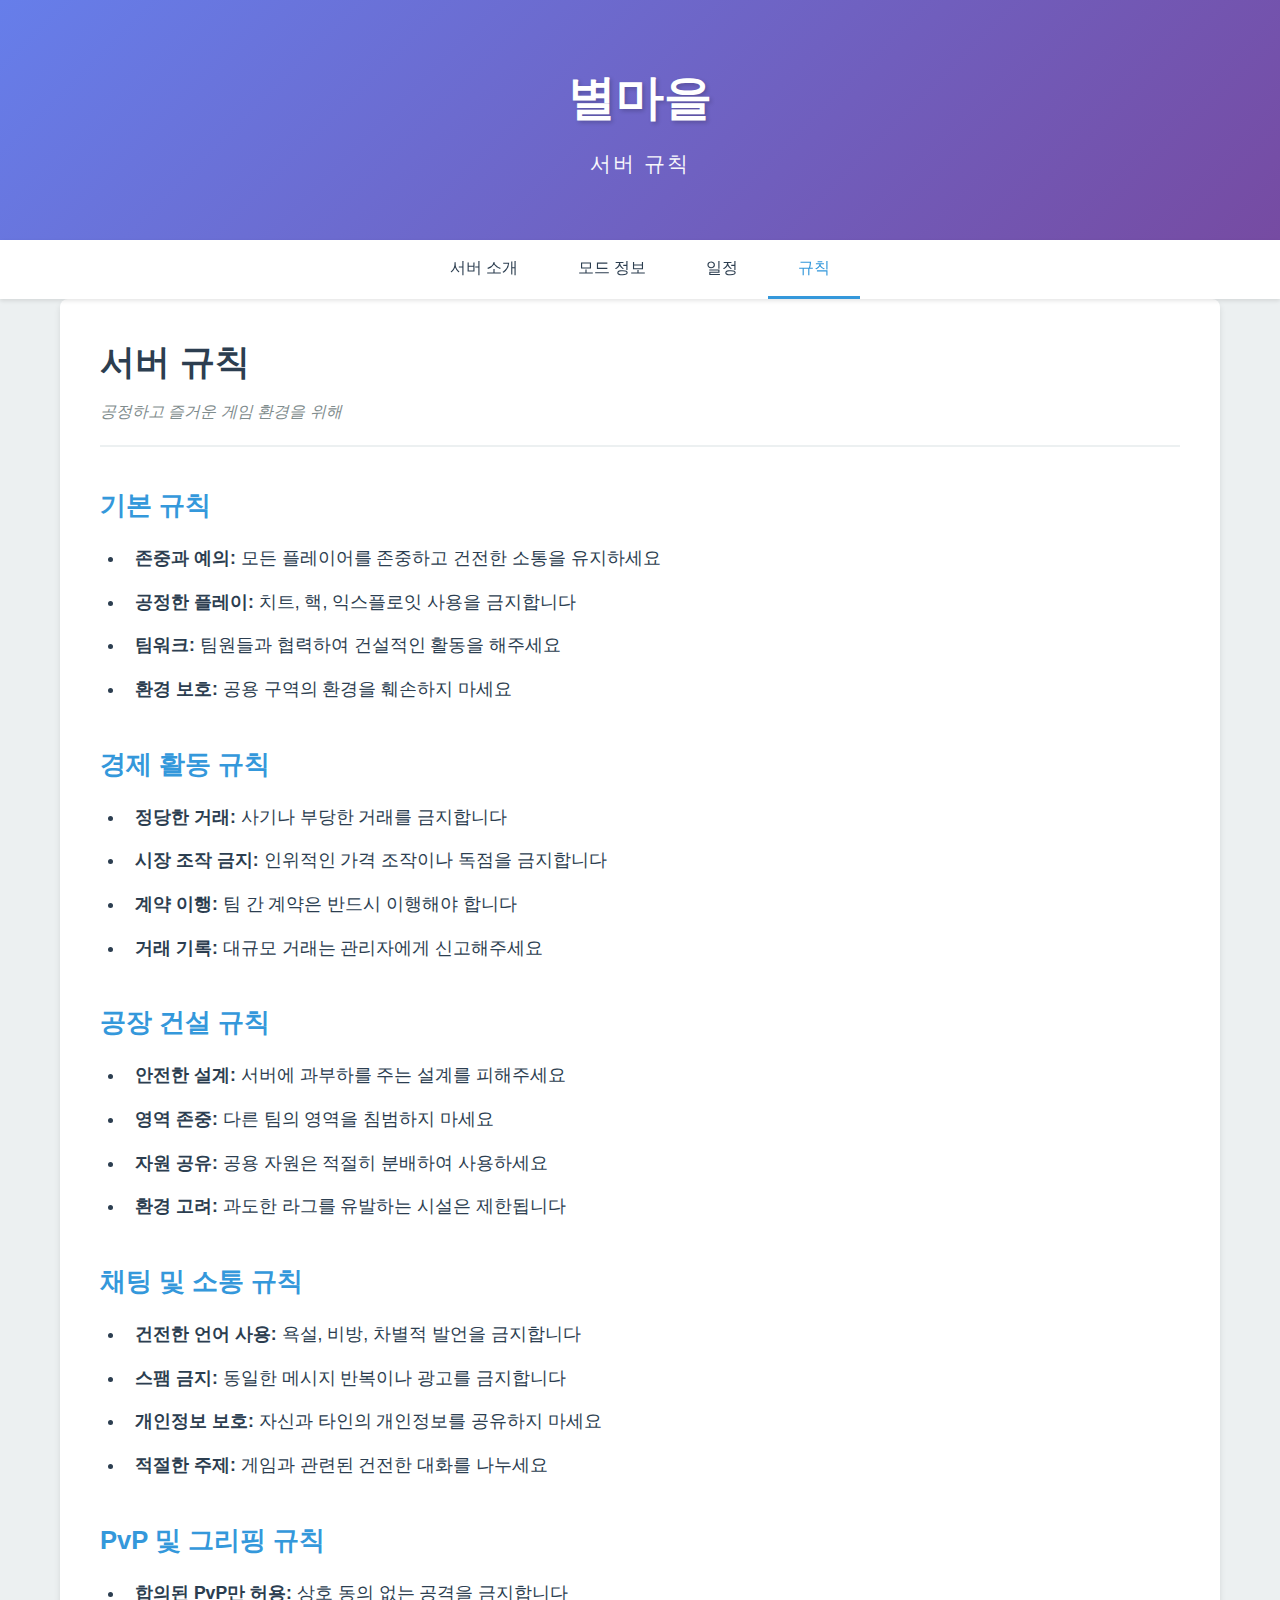
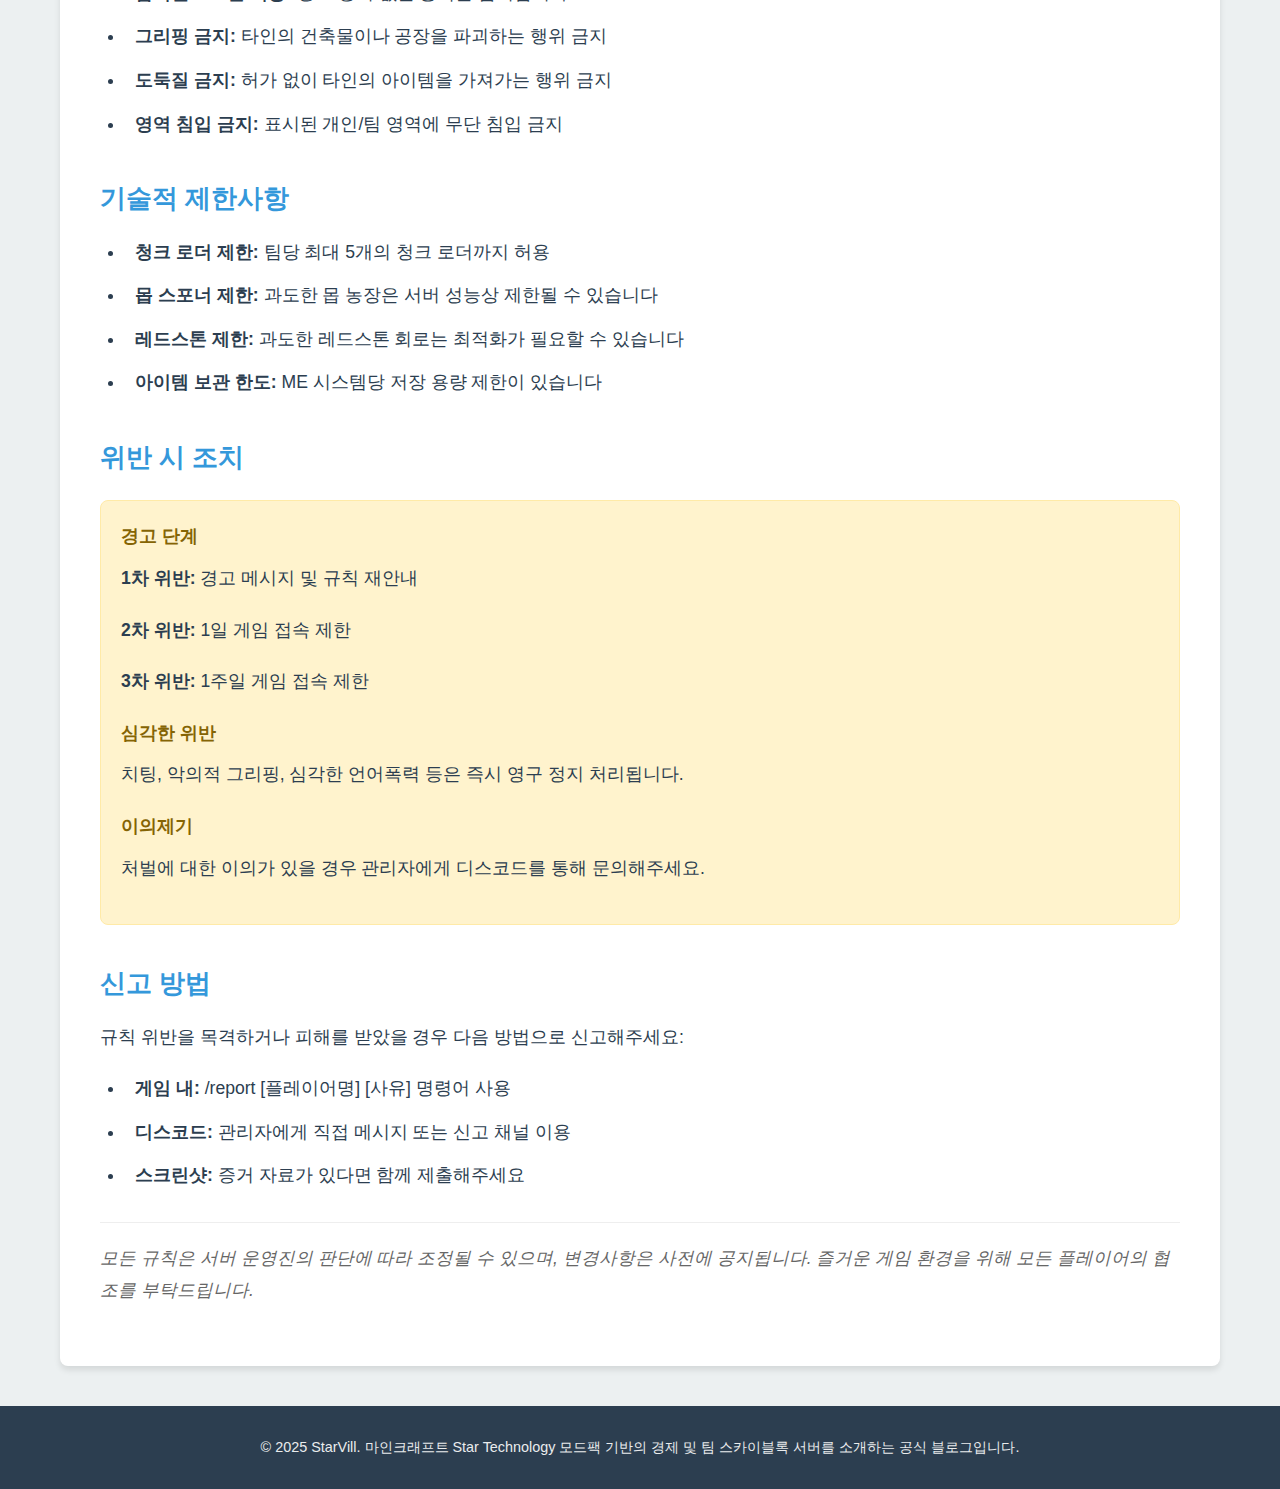
<file: docs/sub/rules.html>
<!DOCTYPE html>
<html lang="ko">
<head>
    <meta charset="UTF-8">
    <meta name="viewport" content="width=device-width, initial-scale=1.0">
    <meta name="description" content="별마을 서버 규칙 및 가이드라인">
    <title>서버 규칙 - 별마을</title>
    <link rel="stylesheet" href="../styles.css">
</head>
<body>
    <header>
        <div class="container">
            <h1>별마을</h1>
            <p class="tagline">서버 규칙</p>
        </div>
    </header>

    <nav class="navigation">
        <div class="container">
            <ul class="nav-tabs">
                <li><a href="about.html" class="nav-link">서버 소개</a></li>
                <li><a href="modInfo.html" class="nav-link">모드 정보</a></li>
                <li><a href="calendar.html" class="nav-link">일정</a></li>
                <li><a href="#" class="nav-link active">규칙</a></li>
            </ul>
        </div>
    </nav>

    <main class="container">
        <article class="blog-post">
            <h2>서버 규칙</h2>
            <p class="post-meta">공정하고 즐거운 게임 환경을 위해</p>
            
            <div class="post-content">
                <h3>기본 규칙</h3>
                <ul>
                    <li><strong>존중과 예의:</strong> 모든 플레이어를 존중하고 건전한 소통을 유지하세요</li>
                    <li><strong>공정한 플레이:</strong> 치트, 핵, 익스플로잇 사용을 금지합니다</li>
                    <li><strong>팀워크:</strong> 팀원들과 협력하여 건설적인 활동을 해주세요</li>
                    <li><strong>환경 보호:</strong> 공용 구역의 환경을 훼손하지 마세요</li>
                </ul>

                <h3>경제 활동 규칙</h3>
                <ul>
                    <li><strong>정당한 거래:</strong> 사기나 부당한 거래를 금지합니다</li>
                    <li><strong>시장 조작 금지:</strong> 인위적인 가격 조작이나 독점을 금지합니다</li>
                    <li><strong>계약 이행:</strong> 팀 간 계약은 반드시 이행해야 합니다</li>
                    <li><strong>거래 기록:</strong> 대규모 거래는 관리자에게 신고해주세요</li>
                </ul>

                <h3>공장 건설 규칙</h3>
                <ul>
                    <li><strong>안전한 설계:</strong> 서버에 과부하를 주는 설계를 피해주세요</li>
                    <li><strong>영역 존중:</strong> 다른 팀의 영역을 침범하지 마세요</li>
                    <li><strong>자원 공유:</strong> 공용 자원은 적절히 분배하여 사용하세요</li>
                    <li><strong>환경 고려:</strong> 과도한 라그를 유발하는 시설은 제한됩니다</li>
                </ul>

                <h3>채팅 및 소통 규칙</h3>
                <ul>
                    <li><strong>건전한 언어 사용:</strong> 욕설, 비방, 차별적 발언을 금지합니다</li>
                    <li><strong>스팸 금지:</strong> 동일한 메시지 반복이나 광고를 금지합니다</li>
                    <li><strong>개인정보 보호:</strong> 자신과 타인의 개인정보를 공유하지 마세요</li>
                    <li><strong>적절한 주제:</strong> 게임과 관련된 건전한 대화를 나누세요</li>
                </ul>

                <h3>PvP 및 그리핑 규칙</h3>
                <ul>
                    <li><strong>합의된 PvP만 허용:</strong> 상호 동의 없는 공격을 금지합니다</li>
                    <li><strong>그리핑 금지:</strong> 타인의 건축물이나 공장을 파괴하는 행위 금지</li>
                    <li><strong>도둑질 금지:</strong> 허가 없이 타인의 아이템을 가져가는 행위 금지</li>
                    <li><strong>영역 침입 금지:</strong> 표시된 개인/팀 영역에 무단 침입 금지</li>
                </ul>

                <h3>기술적 제한사항</h3>
                <ul>
                    <li><strong>청크 로더 제한:</strong> 팀당 최대 5개의 청크 로더까지 허용</li>
                    <li><strong>몹 스포너 제한:</strong> 과도한 몹 농장은 서버 성능상 제한될 수 있습니다</li>
                    <li><strong>레드스톤 제한:</strong> 과도한 레드스톤 회로는 최적화가 필요할 수 있습니다</li>
                    <li><strong>아이템 보관 한도:</strong> ME 시스템당 저장 용량 제한이 있습니다</li>
                </ul>

                <h3>위반 시 조치</h3>
                <div class="rules-warning">
                    <h4>경고 단계</h4>
                    <p><strong>1차 위반:</strong> 경고 메시지 및 규칙 재안내</p>
                    <p><strong>2차 위반:</strong> 1일 게임 접속 제한</p>
                    <p><strong>3차 위반:</strong> 1주일 게임 접속 제한</p>
                    
                    <h4>심각한 위반</h4>
                    <p>치팅, 악의적 그리핑, 심각한 언어폭력 등은 즉시 영구 정지 처리됩니다.</p>
                    
                    <h4>이의제기</h4>
                    <p>처벌에 대한 이의가 있을 경우 관리자에게 디스코드를 통해 문의해주세요.</p>
                </div>

                <h3>신고 방법</h3>
                <p>규칙 위반을 목격하거나 피해를 받았을 경우 다음 방법으로 신고해주세요:</p>
                <ul>
                    <li><strong>게임 내:</strong> /report [플레이어명] [사유] 명령어 사용</li>
                    <li><strong>디스코드:</strong> 관리자에게 직접 메시지 또는 신고 채널 이용</li>
                    <li><strong>스크린샷:</strong> 증거 자료가 있다면 함께 제출해주세요</li>
                </ul>

                <p class="rules-footer">모든 규칙은 서버 운영진의 판단에 따라 조정될 수 있으며, 변경사항은 사전에 공지됩니다. 즐거운 게임 환경을 위해 모든 플레이어의 협조를 부탁드립니다.</p>
            </div>
        </article>
    </main>

    <footer>
        <div class="container">
            <p>&copy; 2025 StarVill. 마인크래프트 Star Technology 모드팩 기반의 경제 및 팀 스카이블록 서버를 소개하는 공식 블로그입니다.</p>
        </div>
    </footer>
</body>
</html>
</file>
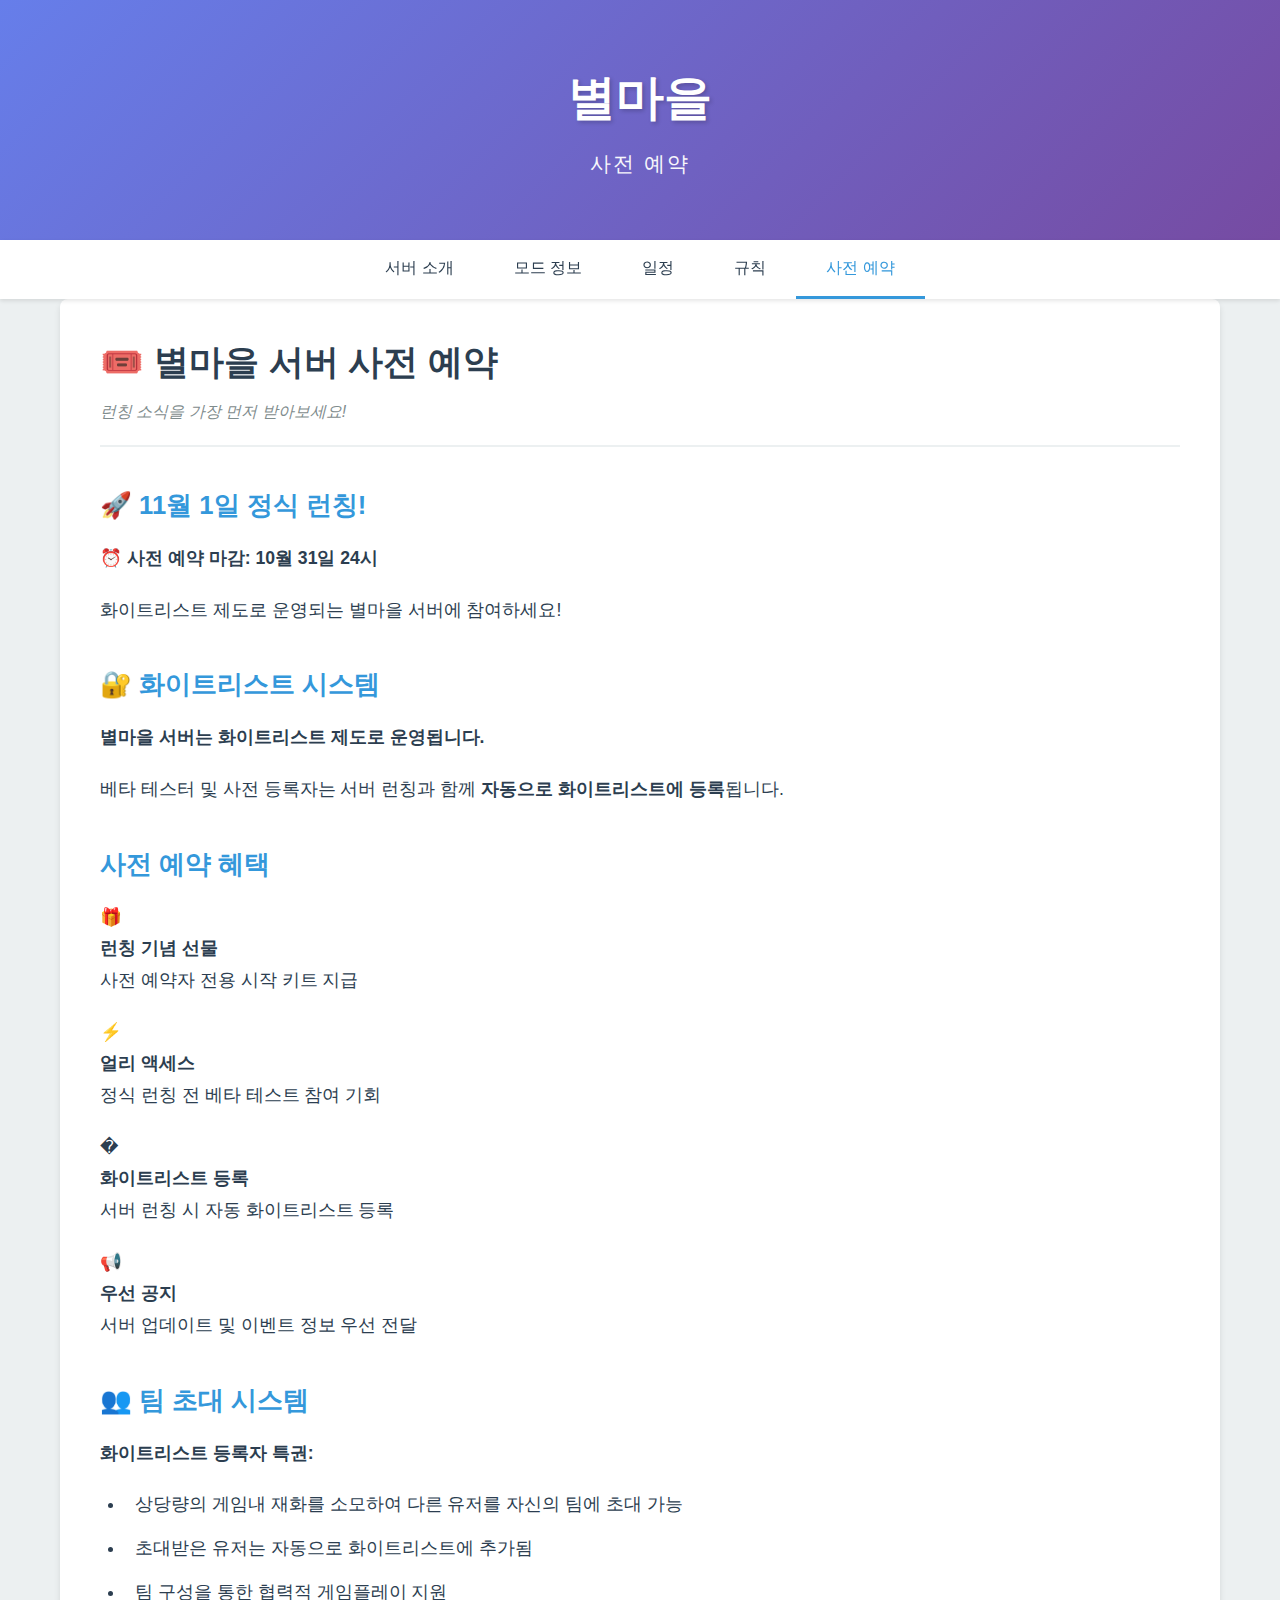
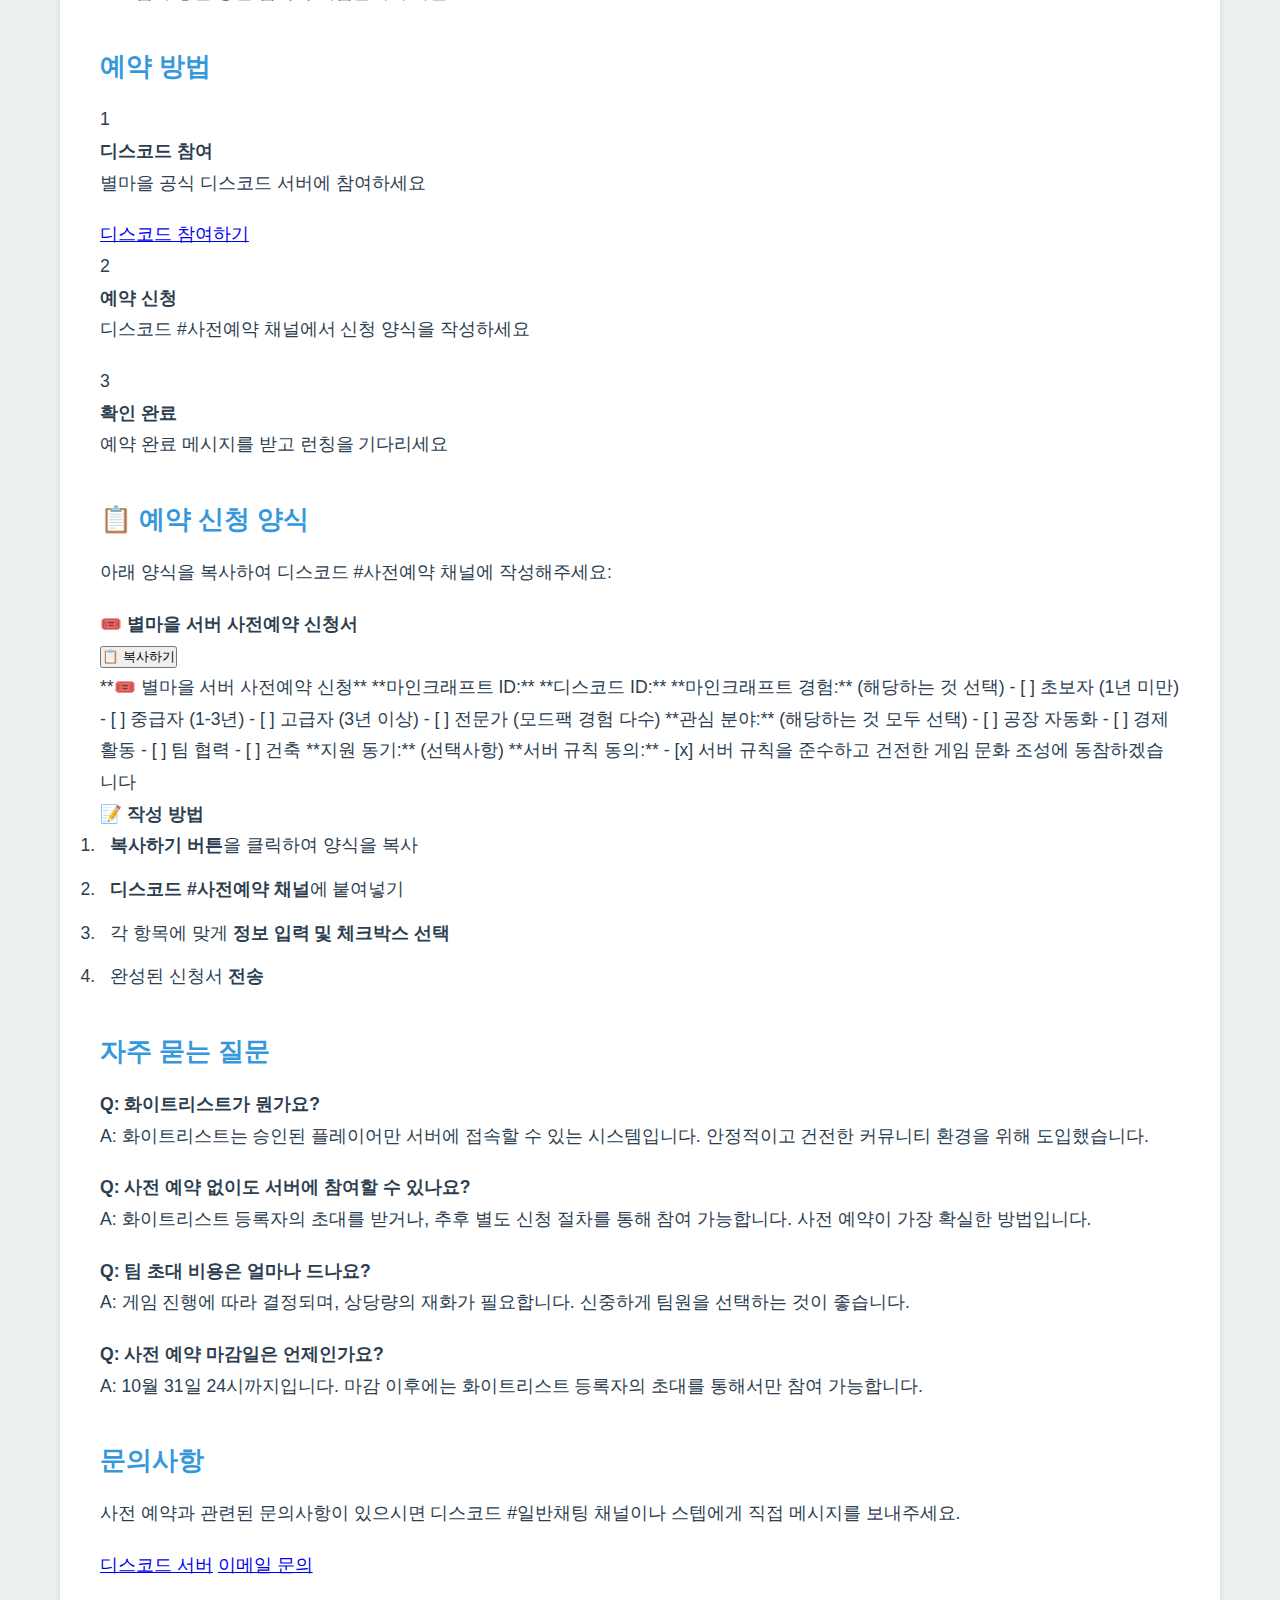
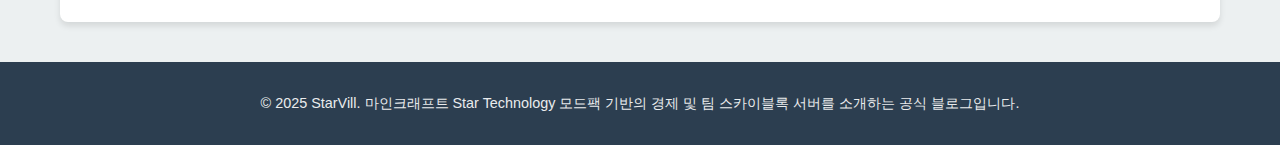
<file: docs/sub/ticket.html>
<!DOCTYPE html>
<html lang="ko">
<head>
    <meta charset="UTF-8">
    <meta name="viewport" content="width=device-width, initial-scale=1.0">
    <meta name="description" content="별마을 서버 사전 예약 - 런칭 소식을 가장 먼저 받아보세요">
    <title>StarVill - 사전 예약</title>
    <link rel="stylesheet" href="../styles.css">
</head>
<body>
    <header>
        <div class="container">
            <h1>별마을</h1>
            <p class="tagline">사전 예약</p>
        </div>
    </header>

    <nav class="navigation">
        <div class="container">
            <ul class="nav-tabs">
                <li><a href="about.html" class="nav-link">서버 소개</a></li>
                <li><a href="modInfo.html" class="nav-link">모드 정보</a></li>
                <li><a href="../index.html" class="nav-link">일정</a></li>
                <li><a href="rules.html" class="nav-link">규칙</a></li>
                <li><a href="#" class="nav-link active">사전 예약</a></li>
            </ul>
        </div>
    </nav>

    <main class="container">
        <article class="blog-post">
            <h2>🎟️ 별마을 서버 사전 예약</h2>
            <p class="post-meta">런칭 소식을 가장 먼저 받아보세요!</p>
            
            <div class="post-content">
                <div class="reservation-banner">
                    <h3>🚀 11월 1일 정식 런칭!</h3>
                    <p><strong>⏰ 사전 예약 마감: 10월 31일 24시</strong></p>
                    <p>화이트리스트 제도로 운영되는 별마을 서버에 참여하세요!</p>
                </div>

                <h3>🔐 화이트리스트 시스템</h3>
                <div class="whitelist-info">
                    <p><strong>별마을 서버는 화이트리스트 제도로 운영됩니다.</strong></p>
                    <p>베타 테스터 및 사전 등록자는 서버 런칭과 함께 <strong>자동으로 화이트리스트에 등록</strong>됩니다.</p>
                </div>

                <h3>사전 예약 혜택</h3>
                <div class="benefits-grid">
                    <div class="benefit-card">
                        <div class="benefit-icon">🎁</div>
                        <h4>런칭 기념 선물</h4>
                        <p>사전 예약자 전용 시작 키트 지급</p>
                    </div>
                    <div class="benefit-card">
                        <div class="benefit-icon">⚡</div>
                        <h4>얼리 액세스</h4>
                        <p>정식 런칭 전 베타 테스트 참여 기회</p>
                    </div>
                    <div class="benefit-card">
                        <div class="benefit-icon">�</div>
                        <h4>화이트리스트 등록</h4>
                        <p>서버 런칭 시 자동 화이트리스트 등록</p>
                    </div>
                    <div class="benefit-card">
                        <div class="benefit-icon">📢</div>
                        <h4>우선 공지</h4>
                        <p>서버 업데이트 및 이벤트 정보 우선 전달</p>
                    </div>
                </div>

                <h3>👥 팀 초대 시스템</h3>
                <div class="team-invite-info">
                    <p><strong>화이트리스트 등록자 특권:</strong></p>
                    <ul>
                        <li>상당량의 게임내 재화를 소모하여 다른 유저를 자신의 팀에 초대 가능</li>
                        <li>초대받은 유저는 자동으로 화이트리스트에 추가됨</li>
                        <li>팀 구성을 통한 협력적 게임플레이 지원</li>
                    </ul>
                </div>

                <h3>예약 방법</h3>
                <div class="reservation-steps">
                    <div class="step">
                        <div class="step-number">1</div>
                        <div class="step-content">
                            <h4>디스코드 참여</h4>
                            <p>별마을 공식 디스코드 서버에 참여하세요</p>
                            <a href="https://discord.gg/9kRQYnBNnW" class="discord-btn" target="_blank">디스코드 참여하기</a>
                        </div>
                    </div>
                    <div class="step">
                        <div class="step-number">2</div>
                        <div class="step-content">
                            <h4>예약 신청</h4>
                            <p>디스코드 #사전예약 채널에서 신청 양식을 작성하세요</p>
                        </div>
                    </div>
                    <div class="step">
                        <div class="step-number">3</div>
                        <div class="step-content">
                            <h4>확인 완료</h4>
                            <p>예약 완료 메시지를 받고 런칭을 기다리세요</p>
                        </div>
                    </div>
                </div>

                <h3>📋 예약 신청 양식</h3>
                <p>아래 양식을 복사하여 디스코드 #사전예약 채널에 작성해주세요:</p>
                
                <div class="form-template">
                    <div class="template-header">
                        <h4>🎟️ 별마을 서버 사전예약 신청서</h4>
                        <button class="copy-btn" onclick="copyToClipboard()">📋 복사하기</button>
                    </div>
                    <div class="template-content" id="templateText">
**🎟️ 별마을 서버 사전예약 신청**

**마인크래프트 ID:** 
**디스코드 ID:** 

**마인크래프트 경험:** (해당하는 것 선택)
- [ ] 초보자 (1년 미만)
- [ ] 중급자 (1-3년) 
- [ ] 고급자 (3년 이상)
- [ ] 전문가 (모드팩 경험 다수)

**관심 분야:** (해당하는 것 모두 선택)
- [ ] 공장 자동화
- [ ] 경제 활동
- [ ] 팀 협력
- [ ] 건축

**지원 동기:** (선택사항)


**서버 규칙 동의:** 
- [x] 서버 규칙을 준수하고 건전한 게임 문화 조성에 동참하겠습니다
                    </div>
                </div>

                <div class="form-instructions">
                    <h4>📝 작성 방법</h4>
                    <ol>
                        <li><strong>복사하기 버튼</strong>을 클릭하여 양식을 복사</li>
                        <li><strong>디스코드 #사전예약 채널</strong>에 붙여넣기</li>
                        <li>각 항목에 맞게 <strong>정보 입력 및 체크박스 선택</strong></li>
                        <li>완성된 신청서 <strong>전송</strong></li>
                    </ol>
                </div>

                <h3>자주 묻는 질문</h3>
                <div class="faq-section">
                    <div class="faq-item">
                        <h4>Q: 화이트리스트가 뭔가요?</h4>
                        <p>A: 화이트리스트는 승인된 플레이어만 서버에 접속할 수 있는 시스템입니다. 안정적이고 건전한 커뮤니티 환경을 위해 도입했습니다.</p>
                    </div>
                    <div class="faq-item">
                        <h4>Q: 사전 예약 없이도 서버에 참여할 수 있나요?</h4>
                        <p>A: 화이트리스트 등록자의 초대를 받거나, 추후 별도 신청 절차를 통해 참여 가능합니다. 사전 예약이 가장 확실한 방법입니다.</p>
                    </div>
                    <div class="faq-item">
                        <h4>Q: 팀 초대 비용은 얼마나 드나요?</h4>
                        <p>A: 게임 진행에 따라 결정되며, 상당량의 재화가 필요합니다. 신중하게 팀원을 선택하는 것이 좋습니다.</p>
                    </div>
                    <div class="faq-item">
                        <h4>Q: 사전 예약 마감일은 언제인가요?</h4>
                        <p>A: 10월 31일 24시까지입니다. 마감 이후에는 화이트리스트 등록자의 초대를 통해서만 참여 가능합니다.</p>
                    </div>
                </div>

                <div class="contact-info">
                    <h3>문의사항</h3>
                    <p>사전 예약과 관련된 문의사항이 있으시면 디스코드 #일반채팅 채널이나 스텝에게 직접 메시지를 보내주세요.</p>
                    <div class="contact-links">
                        <a href="https://discord.gg/9kRQYnBNnW" class="contact-btn discord" target="_blank">디스코드 서버</a>
                        <a href="mailto:1k0j2i4@gmail.com" class="contact-btn email">이메일 문의</a>
                    </div>
                </div>
            </div>
        </article>
    </main>

    <footer>
        <div class="container">
            <p>&copy; 2025 StarVill. 마인크래프트 Star Technology 모드팩 기반의 경제 및 팀 스카이블록 서버를 소개하는 공식 블로그입니다.</p>
        </div>
    </footer>

    <script>
        function copyToClipboard() {
            const templateText = document.getElementById('templateText').innerText;
            
            if (navigator.clipboard && window.isSecureContext) {
                // 모던 브라우저용 Clipboard API
                navigator.clipboard.writeText(templateText).then(() => {
                    showCopySuccess();
                }).catch(err => {
                    console.error('복사 실패:', err);
                    fallbackCopy(templateText);
                });
            } else {
                // 구형 브라우저 호환성
                fallbackCopy(templateText);
            }
        }

        function fallbackCopy(text) {
            const textArea = document.createElement('textarea');
            textArea.value = text;
            textArea.style.position = 'fixed';
            textArea.style.left = '-999999px';
            textArea.style.top = '-999999px';
            document.body.appendChild(textArea);
            textArea.focus();
            textArea.select();
            
            try {
                document.execCommand('copy');
                showCopySuccess();
            } catch (err) {
                console.error('복사 실패:', err);
                alert('복사에 실패했습니다. 텍스트를 직접 선택해서 복사해주세요.');
            } finally {
                document.body.removeChild(textArea);
            }
        }

        function showCopySuccess() {
            const copyBtn = document.querySelector('.copy-btn');
            const originalText = copyBtn.innerHTML;
            
            copyBtn.innerHTML = '✅ 복사완료!';
            copyBtn.style.background = 'rgba(40, 167, 69, 0.8)';
            
            setTimeout(() => {
                copyBtn.innerHTML = originalText;
                copyBtn.style.background = 'rgba(255, 255, 255, 0.2)';
            }, 2000);
        }
    </script>
</body>
</html>
</file>
<file: styles.css>
/* CSS Reset & Base Styles */
* {
    margin: 0;
    padding: 0;
    box-sizing: border-box;
}

:root {
    --primary-color: #2c3e50;
    --secondary-color: #3498db;
    --background-color: #ecf0f1;
    --text-color: #2c3e50;
    --header-bg: linear-gradient(135deg, #667eea 0%, #764ba2 100%);
    --card-bg: #ffffff;
    --shadow: 0 4px 6px rgba(0, 0, 0, 0.1);
    --shadow-hover: 0 8px 12px rgba(0, 0, 0, 0.15);
}

body {
    font-family: -apple-system, BlinkMacSystemFont, 'Segoe UI', Roboto, 'Helvetica Neue', Arial, sans-serif;
    line-height: 1.6;
    color: var(--text-color);
    background-color: var(--background-color);
}

.container {
    max-width: 1200px;
    margin: 0 auto;
    padding: 0 20px;
}

/* Header Styles */
header {
    background: var(--header-bg);
    color: white;
    padding: 60px 0;
    text-align: center;
    box-shadow: var(--shadow);
}

header h1 {
    font-size: 3rem;
    font-weight: 700;
    margin-bottom: 10px;
    text-shadow: 2px 2px 4px rgba(0, 0, 0, 0.2);
}

.tagline {
    font-size: 1.3rem;
    font-weight: 300;
    opacity: 0.95;
    text-transform: uppercase;
    letter-spacing: 2px;
}

/* Main Content */
main {
    padding: 40px 20px;
}

/* Blog Post Styles */
.blog-post {
    background: var(--card-bg);
    border-radius: 8px;
    padding: 40px;
    margin-bottom: 30px;
    box-shadow: var(--shadow);
    transition: box-shadow 0.3s ease;
}

.blog-post:hover {
    box-shadow: var(--shadow-hover);
}

.blog-post h2 {
    color: var(--primary-color);
    font-size: 2.2rem;
    margin-bottom: 15px;
    line-height: 1.3;
}

.post-meta {
    color: #7f8c8d;
    font-style: italic;
    margin-bottom: 30px;
    padding-bottom: 20px;
    border-bottom: 2px solid #ecf0f1;
}

.post-content {
    font-size: 1.1rem;
    line-height: 1.8;
}

.post-content p {
    margin-bottom: 20px;
}

.post-content h3 {
    color: var(--secondary-color);
    font-size: 1.6rem;
    margin-top: 35px;
    margin-bottom: 15px;
}

.post-content ul {
    margin-left: 25px;
    margin-bottom: 20px;
}

.post-content li {
    margin-bottom: 12px;
    padding-left: 10px;
}

.post-content strong {
    color: var(--primary-color);
    font-weight: 600;
}

/* Footer Styles */
footer {
    background: var(--primary-color);
    color: white;
    text-align: center;
    padding: 30px 20px;
    margin-top: 40px;
}

footer p {
    font-size: 0.9rem;
    opacity: 0.9;
}

/* Responsive Design */
@media (max-width: 768px) {
    header h1 {
        font-size: 2rem;
    }
    
    .tagline {
        font-size: 1rem;
    }
    
    .blog-post {
        padding: 25px;
    }
    
    .blog-post h2 {
        font-size: 1.7rem;
    }
    
    .post-content {
        font-size: 1rem;
    }
    
    .post-content h3 {
        font-size: 1.3rem;
    }
}

@media (max-width: 480px) {
    header {
        padding: 40px 0;
    }
    
    header h1 {
        font-size: 1.6rem;
    }
    
    .tagline {
        font-size: 0.9rem;
        letter-spacing: 1px;
    }
    
    .blog-post {
        padding: 20px;
    }
    
    .blog-post h2 {
        font-size: 1.4rem;
    }
}
</file>
<file: docs/styles.css>
/* CSS Reset & Base Styles */
* {
    margin: 0;
    padding: 0;
    box-sizing: border-box;
}

:root {
    --primary-color: #2c3e50;
    --secondary-color: #3498db;
    --background-color: #ecf0f1;
    --text-color: #2c3e50;
    --header-bg: linear-gradient(135deg, #667eea 0%, #764ba2 100%);
    --card-bg: #ffffff;
    --shadow: 0 4px 6px rgba(0, 0, 0, 0.1);
    --shadow-hover: 0 8px 12px rgba(0, 0, 0, 0.15);
}

body {
    font-family: -apple-system, BlinkMacSystemFont, 'Segoe UI', Roboto, 'Helvetica Neue', Arial, sans-serif;
    line-height: 1.6;
    color: var(--text-color);
    background-color: var(--background-color);
}

.container {
    max-width: 1200px;
    margin: 0 auto;
    padding: 0 20px;
}

/* Header Styles */
header {
    background: var(--header-bg);
    color: white;
    padding: 60px 0;
    text-align: center;
    box-shadow: var(--shadow);
}

header h1 {
    font-size: 3rem;
    font-weight: 700;
    margin-bottom: 10px;
    text-shadow: 2px 2px 4px rgba(0, 0, 0, 0.2);
}

.tagline {
    font-size: 1.3rem;
    font-weight: 300;
    opacity: 0.95;
    text-transform: uppercase;
    letter-spacing: 2px;
}

/* Navigation Styles */
.navigation {
    background: white;
    box-shadow: 0 2px 4px rgba(0, 0, 0, 0.1);
    position: sticky;
    top: 0;
    z-index: 100;
}

.nav-tabs {
    display: flex;
    list-style: none;
    margin: 0;
    padding: 0;
    justify-content: center;
}

.nav-tabs li {
    margin: 0;
}

.nav-link {
    display: block;
    padding: 15px 30px;
    text-decoration: none;
    color: var(--text-color);
    font-weight: 500;
    border-bottom: 3px solid transparent;
    transition: all 0.3s ease;
}

.nav-link:hover {
    color: var(--secondary-color);
    background-color: #f8f9fa;
}

.nav-link.active {
    color: var(--secondary-color);
    border-bottom-color: var(--secondary-color);
}

/* Tab Content Styles */
.tab-content {
    display: none;
}

.tab-content.active {
    display: block;
}

/* Main Content */
main {
    padding: 40px 20px;
}

/* Blog Post Styles */
.blog-post {
    background: var(--card-bg);
    border-radius: 8px;
    padding: 40px;
    margin-bottom: 30px;
    box-shadow: var(--shadow);
    transition: box-shadow 0.3s ease;
}

.blog-post:hover {
    box-shadow: var(--shadow-hover);
}

.blog-post h2 {
    color: var(--primary-color);
    font-size: 2.2rem;
    margin-bottom: 15px;
    line-height: 1.3;
}

.post-meta {
    color: #7f8c8d;
    font-style: italic;
    margin-bottom: 30px;
    padding-bottom: 20px;
    border-bottom: 2px solid #ecf0f1;
}

.post-content {
    font-size: 1.1rem;
    line-height: 1.8;
}

.post-content p {
    margin-bottom: 20px;
}

.post-content h3 {
    color: var(--secondary-color);
    font-size: 1.6rem;
    margin-top: 35px;
    margin-bottom: 15px;
}

.post-content ul {
    margin-left: 25px;
    margin-bottom: 20px;
}

.post-content li {
    margin-bottom: 12px;
    padding-left: 10px;
}

.post-content strong {
    color: var(--primary-color);
    font-weight: 600;
}

/* Schedule Table Styles */
.schedule-table {
    background: #f8f9fa;
    padding: 20px;
    border-radius: 8px;
    margin-top: 20px;
    border-left: 4px solid var(--secondary-color);
}

.schedule-table p {
    margin-bottom: 10px;
    padding: 8px 0;
    border-bottom: 1px solid #e9ecef;
}

.schedule-table p:last-child {
    border-bottom: none;
    margin-bottom: 0;
}

/* Tech Tree Styles */
.tech-tree {
    background: #f8f9fa;
    padding: 20px;
    border-radius: 8px;
    margin-top: 20px;
    border-left: 4px solid var(--secondary-color);
}

.tech-tree h4 {
    color: var(--secondary-color);
    margin-top: 15px;
    margin-bottom: 8px;
}

.tech-tree h4:first-child {
    margin-top: 0;
}

/* Rules Warning Styles */
.rules-warning {
    background: #fff3cd;
    border: 1px solid #ffeaa7;
    border-radius: 8px;
    padding: 20px;
    margin: 20px 0;
}

.rules-warning h4 {
    color: #856404;
    margin-bottom: 10px;
}

.rules-footer {
    font-style: italic;
    color: #666;
    border-top: 1px solid #eee;
    padding-top: 20px;
    margin-top: 30px;
}

/* Schedule Timeline Styles */
.countdown-info {
    background: linear-gradient(135deg, #667eea 0%, #764ba2 100%);
    color: white;
    padding: 20px;
    border-radius: 8px;
    text-align: center;
    margin: 20px 0;
    font-size: 1.1rem;
}

.schedule-timeline {
    margin: 30px 0;
}

.schedule-day {
    background: #f8f9fa;
    margin: 15px 0;
    padding: 20px;
    border-radius: 8px;
    border-left: 4px solid var(--secondary-color);
    transition: all 0.3s ease;
}

.schedule-day:hover {
    box-shadow: 0 4px 8px rgba(0, 0, 0, 0.1);
    transform: translateY(-2px);
}

.schedule-day.launch-day {
    background: linear-gradient(135deg, #ff7675 0%, #fd79a8 100%);
    color: white;
    border-left-color: #fff;
}

.schedule-day.launch-day h4 {
    color: white;
}

.schedule-day h4 {
    color: var(--secondary-color);
    margin-bottom: 10px;
    font-size: 1.3rem;
}

.schedule-day ul {
    margin: 0;
    padding-left: 20px;
}

.schedule-day li {
    margin-bottom: 8px;
}

.schedule-day li.sub-item {
    color: #666;
    font-style: italic;
    margin-left: 15px;
}

/* Calendar Styles */
.calendar {
    background: white;
    border-radius: 8px;
    padding: 20px;
    margin: 30px 0;
    box-shadow: 0 2px 8px rgba(0, 0, 0, 0.1);
}

.calendar-header {
    text-align: center;
    margin-bottom: 20px;
}

.calendar-header h4 {
    color: var(--primary-color);
    margin: 0;
    font-size: 1.5rem;
}

.calendar-grid {
    display: grid;
    grid-template-columns: repeat(7, 1fr);
    gap: 1px;
    background: #e9ecef;
    border-radius: 4px;
    overflow: hidden;
}

.calendar-day-header {
    background: var(--primary-color);
    color: white;
    padding: 12px 8px;
    text-align: center;
    font-weight: 600;
    font-size: 0.9rem;
}

.calendar-day {
    background: white;
    padding: 12px 8px;
    text-align: center;
    min-height: 45px;
    display: flex;
    align-items: center;
    justify-content: center;
    cursor: pointer;
    transition: background-color 0.2s ease;
}

.calendar-day:hover {
    background: #f8f9fa;
}

.calendar-day.empty {
    background: #f8f9fa;
    cursor: default;
}

.calendar-day.today {
    background: var(--secondary-color);
    color: white;
    font-weight: bold;
}

.calendar-day.event {
    background: #fff3cd;
    color: #856404;
    font-weight: bold;
}

.calendar-legend {
    display: flex;
    justify-content: center;
    gap: 20px;
    margin-top: 15px;
}

.legend-item {
    display: flex;
    align-items: center;
    gap: 8px;
    font-size: 0.9rem;
}

.legend-color {
    width: 16px;
    height: 16px;
    border-radius: 3px;
}

.legend-color.today {
    background: var(--secondary-color);
}

.legend-color.event {
    background: #fff3cd;
    border: 1px solid #ffeaa7;
}

/* Notice Box Styles */
.notice-box {
    background: #e3f2fd;
    border: 1px solid #bbdefb;
    border-radius: 8px;
    padding: 20px;
    margin: 20px 0;
}

.notice-box ul {
    margin: 0;
}

.notice-box li {
    margin-bottom: 8px;
}

/* Footer Styles */
footer {
    background: var(--primary-color);
    color: white;
    text-align: center;
    padding: 30px 20px;
    margin-top: 40px;
}

footer p {
    font-size: 0.9rem;
    opacity: 0.9;
}

/* Responsive Design */
@media (max-width: 768px) {
    header h1 {
        font-size: 2rem;
    }
    
    .tagline {
        font-size: 1rem;
    }
    
    .nav-tabs {
        flex-direction: column;
    }
    
    .nav-link {
        padding: 12px 20px;
        text-align: center;
        border-bottom: 1px solid #eee;
        border-right: none;
    }
    
    .nav-link.active {
        border-bottom-color: var(--secondary-color);
    }
    
    .blog-post {
        padding: 25px;
    }
    
    .blog-post h2 {
        font-size: 1.7rem;
    }
    
    .post-content {
        font-size: 1rem;
    }
    
    .post-content h3 {
        font-size: 1.3rem;
    }
    
    .schedule-day {
        padding: 15px;
    }
    
    .schedule-day h4 {
        font-size: 1.1rem;
    }
    
    .calendar {
        padding: 15px;
    }
    
    .calendar-day {
        padding: 8px 4px;
        min-height: 35px;
        font-size: 0.9rem;
    }
    
    .calendar-day-header {
        padding: 8px 4px;
        font-size: 0.8rem;
    }
    
    .calendar-legend {
        flex-direction: column;
        gap: 10px;
        align-items: center;
    }
    
    .countdown-info {
        padding: 15px;
        font-size: 1rem;
    }
}

@media (max-width: 480px) {
    header {
        padding: 40px 0;
    }
    
    header h1 {
        font-size: 1.6rem;
    }
    
    .tagline {
        font-size: 0.9rem;
        letter-spacing: 1px;
    }
    
    .blog-post {
        padding: 20px;
    }
    
    .blog-post h2 {
        font-size: 1.4rem;
    }
}
</file>
